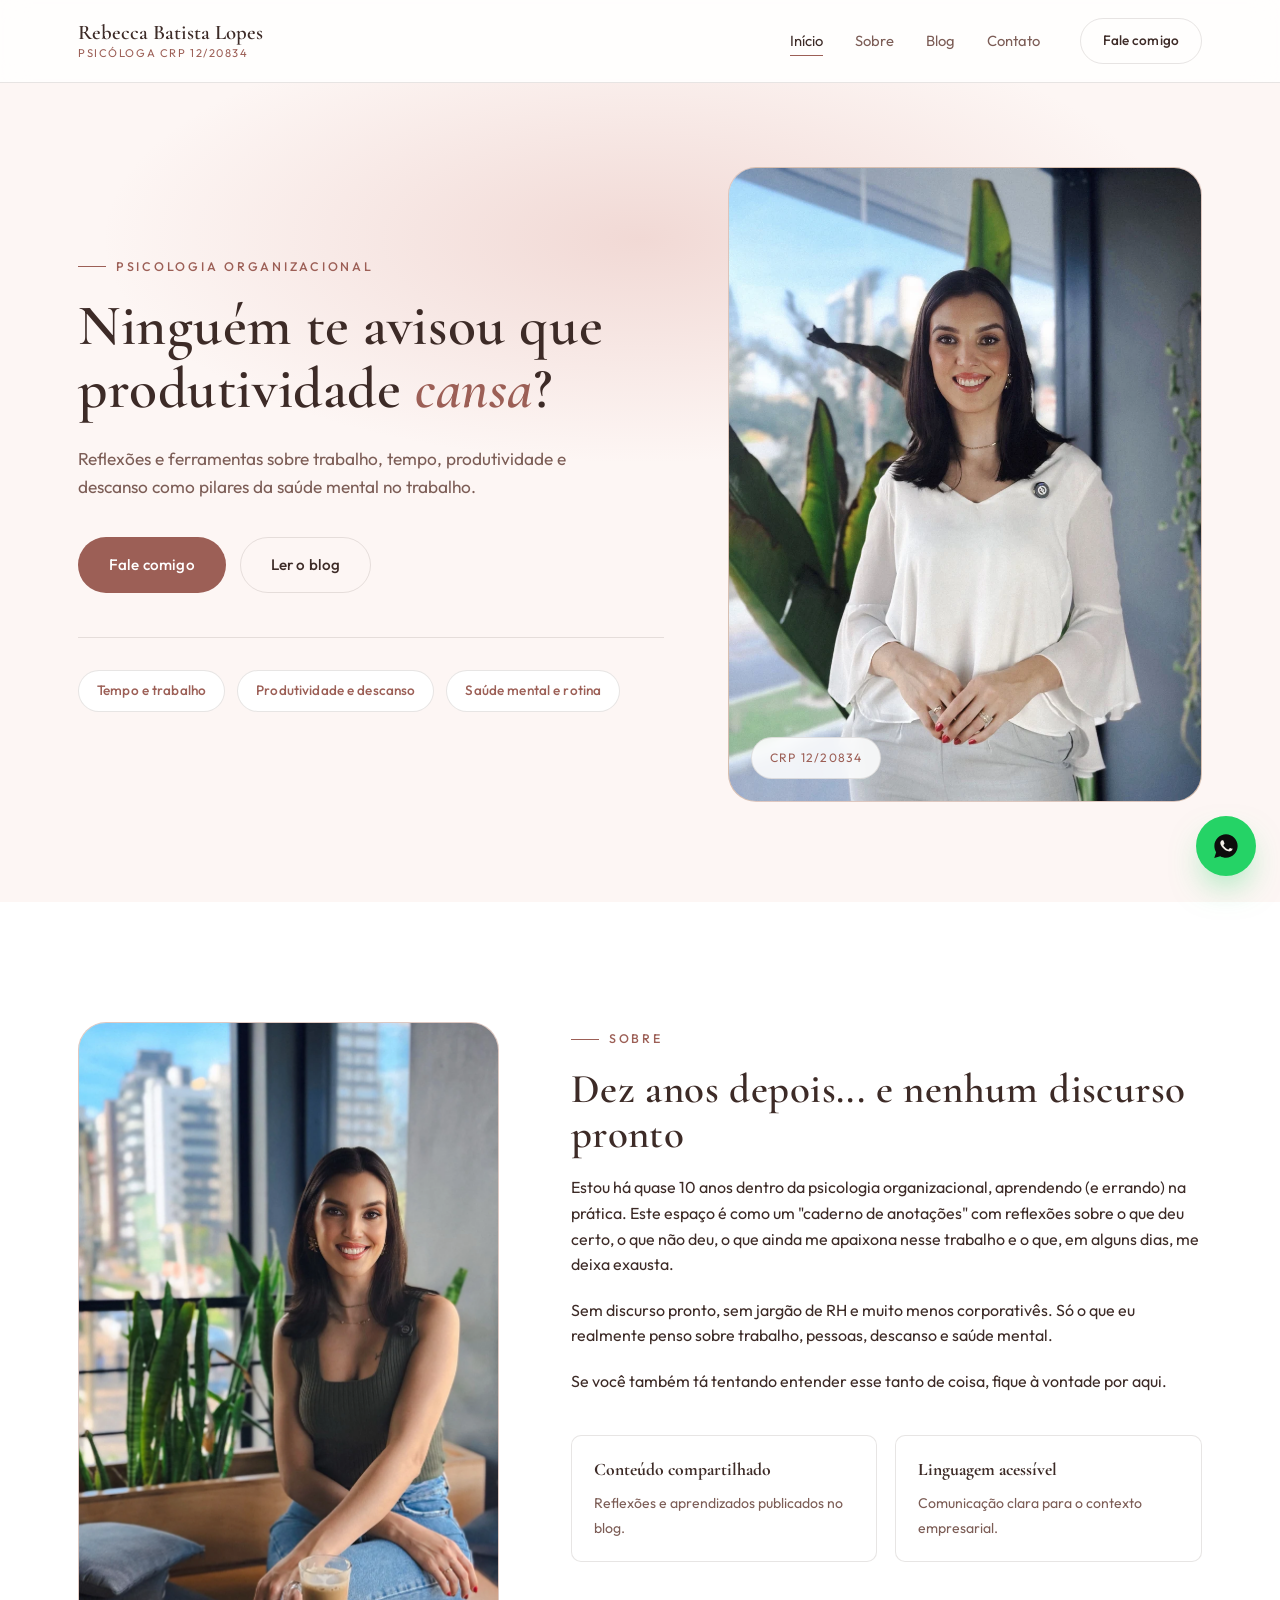
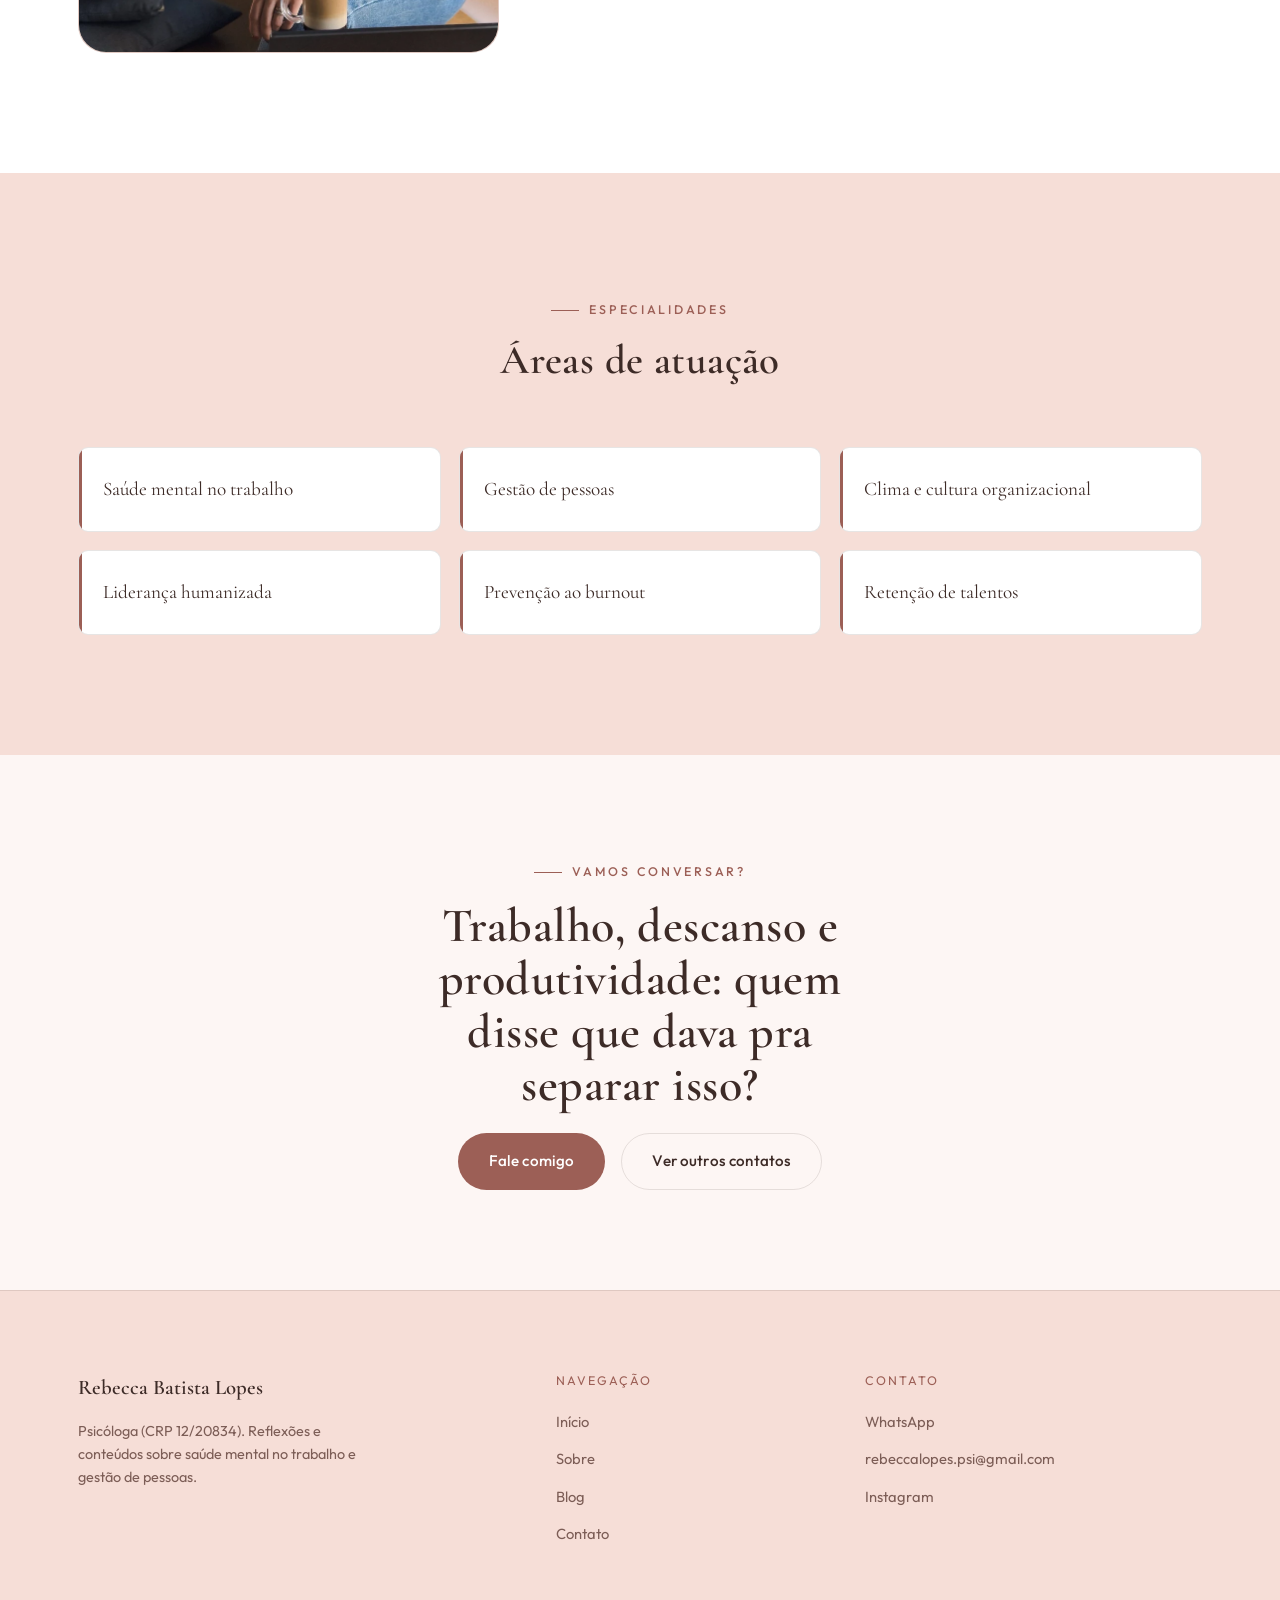
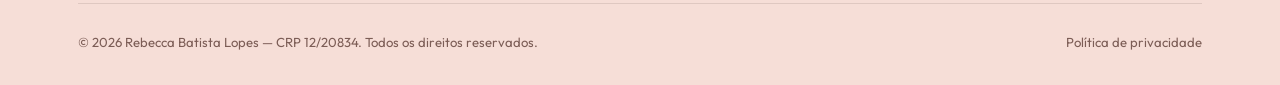
<file: index.html>
<!doctype html>
<html lang="pt-BR">
<head>
<meta charset="UTF-8" />
<meta name="viewport" content="width=device-width, initial-scale=1.0" />
<title>Rebecca Batista Lopes | Psicóloga</title>
<meta name="description" content="Rebecca Batista Lopes (CRP 12/20834) é psicóloga especializada em Psicologia Organizacional. Reflexões e conteúdos sobre saúde mental no trabalho e gestão de pessoas para profissionais de RH." />
<meta name="author" content="Rebecca Batista Lopes" />
<meta name="robots" content="index, follow" />
<link rel="canonical" href="https://rebeccalopes.com.br/" />

<!-- Open Graph -->
<meta property="og:type" content="website" />
<meta property="og:locale" content="pt_BR" />
<meta property="og:title" content="Rebecca Batista Lopes | Psicóloga" />
<meta property="og:description" content="Psicóloga (CRP 12/20834) compartilhando reflexões sobre saúde mental no trabalho e gestão de pessoas." />
<meta property="og:site_name" content="Rebecca Batista Lopes — Psicologia Organizacional" />

<link rel="icon" type="image/svg+xml" href="assets/favicon.svg" />
<link rel="preconnect" href="https://fonts.googleapis.com" />
<link rel="preconnect" href="https://fonts.gstatic.com" crossorigin />
<link href="https://fonts.googleapis.com/css2?family=Cormorant+Garamond:ital,wght@0,500;0,600;1,500&family=Outfit:wght@300;400;500;600&display=swap" rel="stylesheet" />
<link rel="stylesheet" href="css/style.css" />

<script type="application/ld+json">
{
  "@context": "https://schema.org",
  "@type": "Person",
  "name": "Rebecca Batista Lopes",
  "jobTitle": "Psicóloga",
  "description": "Psicóloga (CRP 12/20834) especializada em Psicologia Organizacional, com conteúdos sobre saúde mental no trabalho e gestão de pessoas.",
  "url": "https://rebeccalopes.com.br",
  "sameAs": ["https://www.instagram.com/psi.beccalopes/"]
}
</script>
</head>
<body>

<header class="header">
  <div class="container header__inner">
    <a href="/" class="brand">
      <span class="brand__name">Rebecca Batista Lopes</span>
      <span class="brand__crp">Psicóloga CRP 12/20834</span>
    </a>
    <nav class="nav">
      <ul class="nav__list">
        <li><a href="/" aria-current="page">Início</a></li>
        <li><a href="sobre">Sobre</a></li>
        <li><a href="blog">Blog</a></li>
        <li><a href="contato">Contato</a></li>
      </ul>
      <a class="btn btn--ghost btn--sm" href="https://api.whatsapp.com/send/?phone=5551981331722&text=Ol%C3%A1+Rebecca%2C+vim+pelo+site+e+gostaria+de+entrar+em+contato.&type=phone_number&app_absent=0" target="_blank" rel="noopener">Fale comigo</a>
      <button class="nav__toggle" aria-label="Abrir menu" aria-expanded="false"><span></span></button>
    </nav>
  </div>
</header>

<main>

  <!-- HERO -->
  <section class="hero">
    <div class="container hero__inner">
      <div class="hero__content">
        <div class="eyebrow">Psicologia Organizacional</div>
        <h1 class="hero__title">Ninguém te avisou que produtividade <em>cansa</em>?</h1>
        <p class="hero__sub">Reflexões e ferramentas sobre trabalho, tempo, produtividade e descanso como pilares da saúde mental no trabalho.</p>
        <div class="hero__actions">
          <a class="btn" href="https://api.whatsapp.com/send/?phone=5551981331722&text=Ol%C3%A1+Rebecca%2C+vim+pelo+site+e+gostaria+de+entrar+em+contato.&type=phone_number&app_absent=0" target="_blank" rel="noopener">Fale comigo</a>
          <a class="btn btn--ghost" href="blog">Ler o blog</a>
        </div>
        <div class="hero__meta">
          <div class="hero__meta-item">
            <strong>Tempo e trabalho</strong>
          </div>
          <div class="hero__meta-item">
            <strong>Produtividade e descanso</strong>
          </div>
          <div class="hero__meta-item">
            <strong>Saúde mental e rotina</strong>
          </div>
        </div>
      </div>
      <div class="hero__portrait">
        <img src="assets/rebecca-inicio.webp" alt="Rebecca Batista Lopes, psicóloga" width="896" height="1200" />
        <span class="hero__badge">CRP 12/20834</span>
      </div>
    </div>
  </section>

  <!-- SOBRE -->
  <section class="section section--paper" id="sobre">
    <div class="container about">
      <div class="about__photo" data-reveal>
        <img src="assets/rebecca-sobre.webp" alt="Rebecca Batista Lopes, psicóloga, em seu ambiente de trabalho" width="843" height="1264" />
      </div>
      <div data-reveal>
        <div class="eyebrow">Sobre</div>
        <h2 class="section__title">Dez anos depois... e nenhum discurso pronto</h2>
        <div class="about__body">
          <p>Estou há quase 10 anos dentro da psicologia organizacional, aprendendo (e errando) na prática. Este espaço é como um "caderno de anotações" com reflexões sobre o que deu certo, o que não deu, o que ainda me apaixona nesse trabalho e o que, em alguns dias, me deixa exausta.</p>
          <p>Sem discurso pronto, sem jargão de RH e muito menos corporativês. Só o que eu realmente penso sobre trabalho, pessoas, descanso e saúde mental.</p>
          <p>Se você também tá tentando entender esse tanto de coisa, fique à vontade por aqui.</p>
        </div>
        <div class="about__values">
          <div class="value-card">
            <strong>Conteúdo compartilhado</strong>
            <span>Reflexões e aprendizados publicados no blog.</span>
          </div>
          <div class="value-card">
            <strong>Linguagem acessível</strong>
            <span>Comunicação clara para o contexto empresarial.</span>
          </div>
        </div>
      </div>
    </div>
  </section>

  <!-- ESPECIALIDADES -->
  <section class="section section--soft">
    <div class="container">
      <div class="section__head section__head--center" data-reveal>
        <div class="eyebrow">Especialidades</div>
        <h2 class="section__title">Áreas de atuação</h2>
      </div>
      <div class="chip-grid">
        <div class="chip" data-reveal>Saúde mental no trabalho</div>
        <div class="chip" data-reveal>Gestão de pessoas</div>
        <div class="chip" data-reveal>Clima e cultura organizacional</div>
        <div class="chip" data-reveal>Liderança humanizada</div>
        <div class="chip" data-reveal>Prevenção ao burnout</div>
        <div class="chip" data-reveal>Retenção de talentos</div>
      </div>
    </div>
  </section>

  <!-- CTA FINAL -->
  <section class="section cta-final">
    <div class="container">
      <div class="eyebrow" style="justify-content:center;">Vamos conversar?</div>
      <h2 class="cta-final__title" style="margin-inline:auto;">Trabalho, descanso e produtividade: quem disse que dava pra separar isso?</h2>
      <div class="cta-final__actions">
        <a class="btn" href="https://api.whatsapp.com/send/?phone=5551981331722&text=Ol%C3%A1+Rebecca%2C+vim+pelo+site+e+gostaria+de+entrar+em+contato.&type=phone_number&app_absent=0" target="_blank" rel="noopener">Fale comigo</a>
        <a class="btn btn--ghost" href="contato">Ver outros contatos</a>
      </div>
    </div>
  </section>

</main>

<footer class="footer">
  <div class="container">
    <div class="footer__grid">
      <div class="footer__brand">
        <span class="brand__name">Rebecca Batista Lopes</span>
        <p>Psicóloga (CRP 12/20834). Reflexões e conteúdos sobre saúde mental no trabalho e gestão de pessoas.</p>
      </div>
      <div>
        <div class="footer__heading">Navegação</div>
        <ul class="footer__list">
          <li><a href="/">Início</a></li>
          <li><a href="sobre">Sobre</a></li>
          <li><a href="blog">Blog</a></li>
          <li><a href="contato">Contato</a></li>
        </ul>
      </div>
      <div>
        <div class="footer__heading">Contato</div>
        <ul class="footer__list">
          <li><a href="https://api.whatsapp.com/send/?phone=5551981331722&text=Ol%C3%A1+Rebecca%2C+vim+pelo+site+e+gostaria+de+entrar+em+contato.&type=phone_number&app_absent=0" target="_blank" rel="noopener">WhatsApp</a></li>
          <li><a href="mailto:rebeccalopes.psi@gmail.com">rebeccalopes.psi@gmail.com</a></li>
          <li><a href="https://www.instagram.com/psi.beccalopes/" target="_blank" rel="noopener">Instagram</a></li>
        </ul>
      </div>
    </div>
    <div class="footer__bottom">
      <span>&copy; <span data-year></span> Rebecca Batista Lopes — CRP 12/20834. Todos os direitos reservados.</span>
      <a href="privacidade">Política de privacidade</a>
    </div>
  </div>
</footer>

<a class="wa-float" href="https://api.whatsapp.com/send/?phone=5551981331722&text=Ol%C3%A1+Rebecca%2C+vim+pelo+site+e+gostaria+de+entrar+em+contato.&type=phone_number&app_absent=0" target="_blank" rel="noopener" aria-label="Conversar no WhatsApp">
  <svg width="28" height="28" viewBox="0 0 32 32" fill="none"><path d="M16 2.7C8.7 2.7 2.7 8.7 2.7 16c0 2.5.7 4.9 2 7l-2.1 6.6 6.8-2c2 1.1 4.2 1.7 6.6 1.7 7.3 0 13.3-6 13.3-13.3S23.3 2.7 16 2.7z" fill="#0d0d0c"/><path d="M16 2.7C8.7 2.7 2.7 8.7 2.7 16c0 2.5.7 4.9 2 7l-2.1 6.6 6.8-2c2 1.1 4.2 1.7 6.6 1.7 7.3 0 13.3-6 13.3-13.3S23.3 2.7 16 2.7z" stroke="#0d0d0c" stroke-opacity="0" fill="none"/><path d="M23.4 19.5c-.4-.2-2.2-1.1-2.5-1.2-.3-.1-.6-.2-.8.2-.2.4-.9 1.2-1.1 1.4-.2.2-.4.3-.8.1-.4-.2-1.6-.6-3-1.9-1.1-1-1.9-2.2-2.1-2.6-.2-.4 0-.6.2-.8.2-.2.4-.4.5-.6.2-.2.2-.4.4-.6.1-.2 0-.5 0-.7-.1-.2-.8-2-1.1-2.7-.3-.7-.6-.6-.8-.6h-.7c-.2 0-.6.1-.9.4-.3.4-1.2 1.2-1.2 2.8s1.2 3.3 1.4 3.5c.2.2 2.4 3.7 5.9 5.1.8.3 1.4.5 1.9.7.8.2 1.5.2 2.1.1.6-.1 2.2-.9 2.4-1.7.3-.8.3-1.5.2-1.7-.1-.1-.3-.2-.6-.4z" fill="#f3efe7"/></svg>
</a>

<script src="js/main.js"></script>
</body>
</html>
</file>
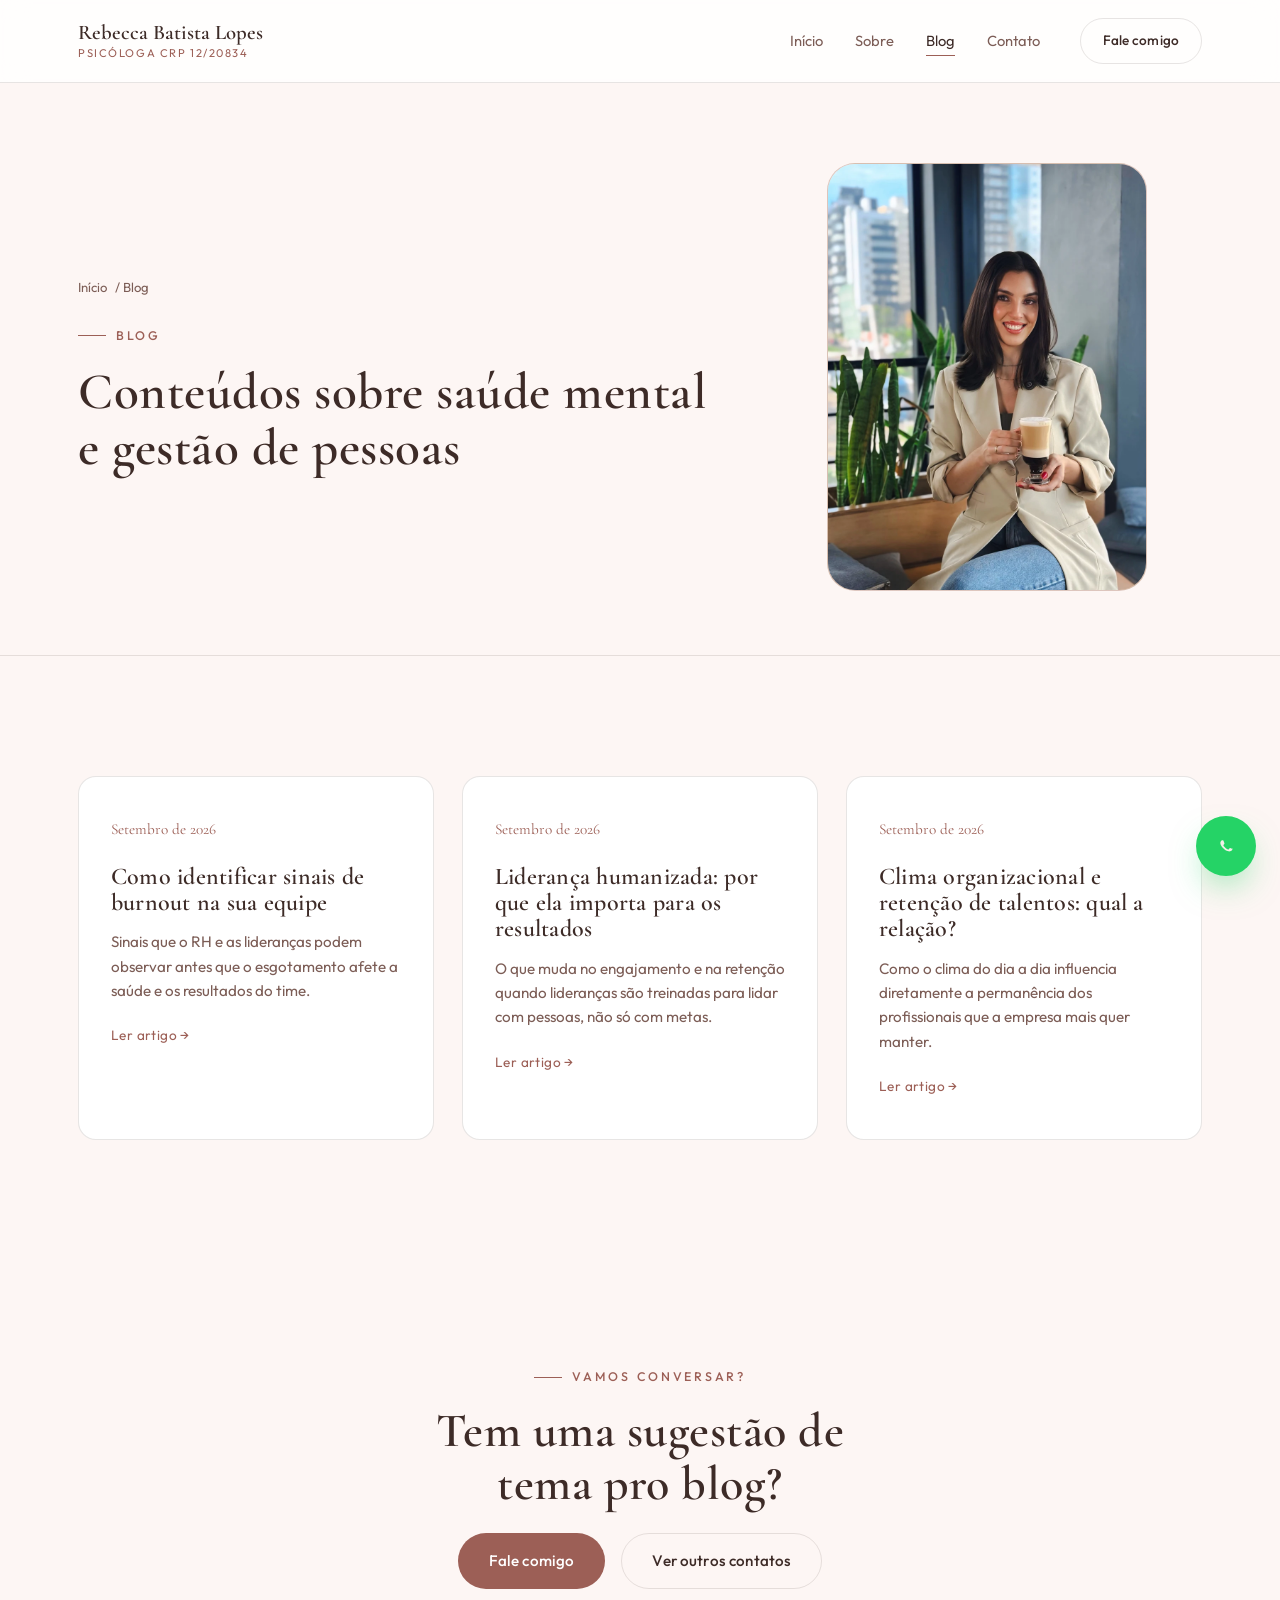
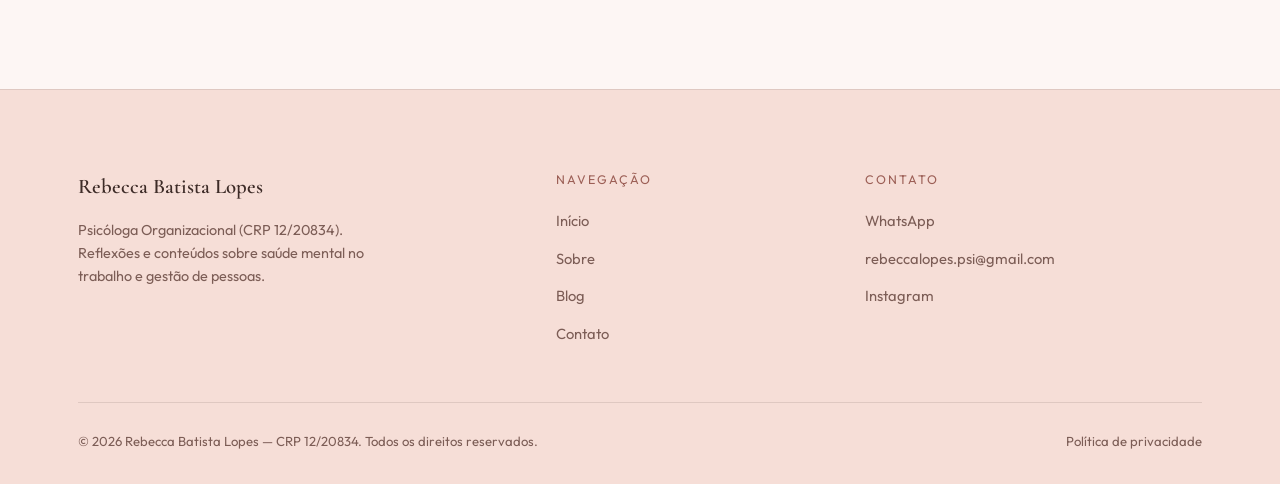
<file: blog.html>
<!doctype html>
<html lang="pt-BR">
<head>
<meta charset="UTF-8" />
<meta name="viewport" content="width=device-width, initial-scale=1.0" />
<title>Blog | Rebecca Batista Lopes — Psicóloga Organizacional</title>
<meta name="description" content="Artigos sobre saúde mental no trabalho, gestão de pessoas e cultura organizacional, escritos por Rebecca Batista Lopes (CRP 12/20834), psicóloga organizacional." />
<meta name="author" content="Rebecca Batista Lopes" />
<meta name="robots" content="index, follow" />
<link rel="canonical" href="https://rebeccalopes.com.br/blog" />

<meta property="og:type" content="website" />
<meta property="og:locale" content="pt_BR" />
<meta property="og:title" content="Blog | Rebecca Batista Lopes — Psicóloga Organizacional" />
<meta property="og:description" content="Artigos sobre saúde mental no trabalho, gestão de pessoas e cultura organizacional." />
<meta property="og:site_name" content="Rebecca Batista Lopes — Psicologia Organizacional" />

<link rel="icon" type="image/svg+xml" href="assets/favicon.svg" />
<link rel="preconnect" href="https://fonts.googleapis.com" />
<link rel="preconnect" href="https://fonts.gstatic.com" crossorigin />
<link href="https://fonts.googleapis.com/css2?family=Cormorant+Garamond:ital,wght@0,500;0,600;1,500&family=Outfit:wght@300;400;500;600&display=swap" rel="stylesheet" />
<link rel="stylesheet" href="css/style.css" />
</head>
<body>

<header class="header">
  <div class="container header__inner">
    <a href="/" class="brand">
      <span class="brand__name">Rebecca Batista Lopes</span>
      <span class="brand__crp">Psicóloga CRP 12/20834</span>
    </a>
    <nav class="nav">
      <ul class="nav__list">
        <li><a href="/">Início</a></li>
        <li><a href="sobre">Sobre</a></li>
        <li><a href="blog" aria-current="page">Blog</a></li>
        <li><a href="contato">Contato</a></li>
      </ul>
      <a class="btn btn--ghost btn--sm" href="https://api.whatsapp.com/send/?phone=5551981331722&text=Ol%C3%A1+Rebecca%2C+vim+pelo+site+e+gostaria+de+entrar+em+contato.&type=phone_number&app_absent=0" target="_blank" rel="noopener">Fale comigo</a>
      <button class="nav__toggle" aria-label="Abrir menu" aria-expanded="false"><span></span></button>
    </nav>
  </div>
</header>

<main>

  <section class="page-hero">
    <div class="container page-hero__inner">
      <div>
        <div class="breadcrumb"><a href="/">Início</a> / Blog</div>
        <div class="eyebrow">Blog</div>
        <h1 class="page-hero__title">Conteúdos sobre saúde mental e gestão de pessoas</h1>
      </div>
      <div class="hero__portrait">
        <img src="assets/rebecca-blog.webp" alt="Rebecca Batista Lopes, psicóloga organizacional" width="896" height="1200" />
      </div>
    </div>
  </section>

  <section class="section">
    <div class="container">
      <div class="grid grid--3">
        <article class="card" data-reveal>
          <span class="card__index">Setembro de 2026</span>
          <h2 class="card__title">Como identificar sinais de burnout na sua equipe</h2>
          <p class="card__text">Sinais que o RH e as lideranças podem observar antes que o esgotamento afete a saúde e os resultados do time.</p>
          <a class="card__link" href="sinais-de-burnout-na-equipe">Ler artigo →</a>
        </article>
        <article class="card" data-reveal>
          <span class="card__index">Setembro de 2026</span>
          <h2 class="card__title">Liderança humanizada: por que ela importa para os resultados</h2>
          <p class="card__text">O que muda no engajamento e na retenção quando lideranças são treinadas para lidar com pessoas, não só com metas.</p>
          <a class="card__link" href="lideranca-humanizada-e-resultados">Ler artigo →</a>
        </article>
        <article class="card" data-reveal>
          <span class="card__index">Setembro de 2026</span>
          <h2 class="card__title">Clima organizacional e retenção de talentos: qual a relação?</h2>
          <p class="card__text">Como o clima do dia a dia influencia diretamente a permanência dos profissionais que a empresa mais quer manter.</p>
          <a class="card__link" href="clima-organizacional-e-retencao-de-talentos">Ler artigo →</a>
        </article>
      </div>
    </div>
  </section>

  <section class="section cta-final">
    <div class="container">
      <div class="eyebrow" style="justify-content:center;">Vamos conversar?</div>
      <h2 class="cta-final__title" style="margin-inline:auto;">Tem uma sugestão de tema pro blog?</h2>
      <div class="cta-final__actions">
        <a class="btn" href="https://api.whatsapp.com/send/?phone=5551981331722&text=Ol%C3%A1+Rebecca%2C+vim+pelo+site+e+gostaria+de+entrar+em+contato.&type=phone_number&app_absent=0" target="_blank" rel="noopener">Fale comigo</a>
        <a class="btn btn--ghost" href="contato">Ver outros contatos</a>
      </div>
    </div>
  </section>

</main>

<footer class="footer">
  <div class="container">
    <div class="footer__grid">
      <div class="footer__brand">
        <span class="brand__name">Rebecca Batista Lopes</span>
        <p>Psicóloga Organizacional (CRP 12/20834). Reflexões e conteúdos sobre saúde mental no trabalho e gestão de pessoas.</p>
      </div>
      <div>
        <div class="footer__heading">Navegação</div>
        <ul class="footer__list">
          <li><a href="/">Início</a></li>
          <li><a href="sobre">Sobre</a></li>
          <li><a href="blog">Blog</a></li>
          <li><a href="contato">Contato</a></li>
        </ul>
      </div>
      <div>
        <div class="footer__heading">Contato</div>
        <ul class="footer__list">
          <li><a href="https://api.whatsapp.com/send/?phone=5551981331722&text=Ol%C3%A1+Rebecca%2C+vim+pelo+site+e+gostaria+de+entrar+em+contato.&type=phone_number&app_absent=0" target="_blank" rel="noopener">WhatsApp</a></li>
          <li><a href="mailto:rebeccalopes.psi@gmail.com">rebeccalopes.psi@gmail.com</a></li>
          <li><a href="https://www.instagram.com/psi.beccalopes/" target="_blank" rel="noopener">Instagram</a></li>
        </ul>
      </div>
    </div>
    <div class="footer__bottom">
      <span>&copy; <span data-year></span> Rebecca Batista Lopes — CRP 12/20834. Todos os direitos reservados.</span>
      <a href="privacidade">Política de privacidade</a>
    </div>
  </div>
</footer>

<a class="wa-float" href="https://api.whatsapp.com/send/?phone=5551981331722&text=Ol%C3%A1+Rebecca%2C+vim+pelo+site+e+gostaria+de+entrar+em+contato.&type=phone_number&app_absent=0" target="_blank" rel="noopener" aria-label="Conversar no WhatsApp">
  <svg width="28" height="28" viewBox="0 0 32 32" fill="none"><path d="M23.4 19.5c-.4-.2-2.2-1.1-2.5-1.2-.3-.1-.6-.2-.8.2-.2.4-.9 1.2-1.1 1.4-.2.2-.4.3-.8.1-.4-.2-1.6-.6-3-1.9-1.1-1-1.9-2.2-2.1-2.6-.2-.4 0-.6.2-.8.2-.2.4-.4.5-.6.2-.2.2-.4.4-.6.1-.2 0-.5 0-.7-.1-.2-.8-2-1.1-2.7-.3-.7-.6-.6-.8-.6h-.7c-.2 0-.6.1-.9.4-.3.4-1.2 1.2-1.2 2.8s1.2 3.3 1.4 3.5c.2.2 2.4 3.7 5.9 5.1.8.3 1.4.5 1.9.7.8.2 1.5.2 2.1.1.6-.1 2.2-.9 2.4-1.7.3-.8.3-1.5.2-1.7-.1-.1-.3-.2-.6-.4z" fill="#f3efe7"/></svg>
</a>

<script src="js/main.js"></script>
</body>
</html>
</file>
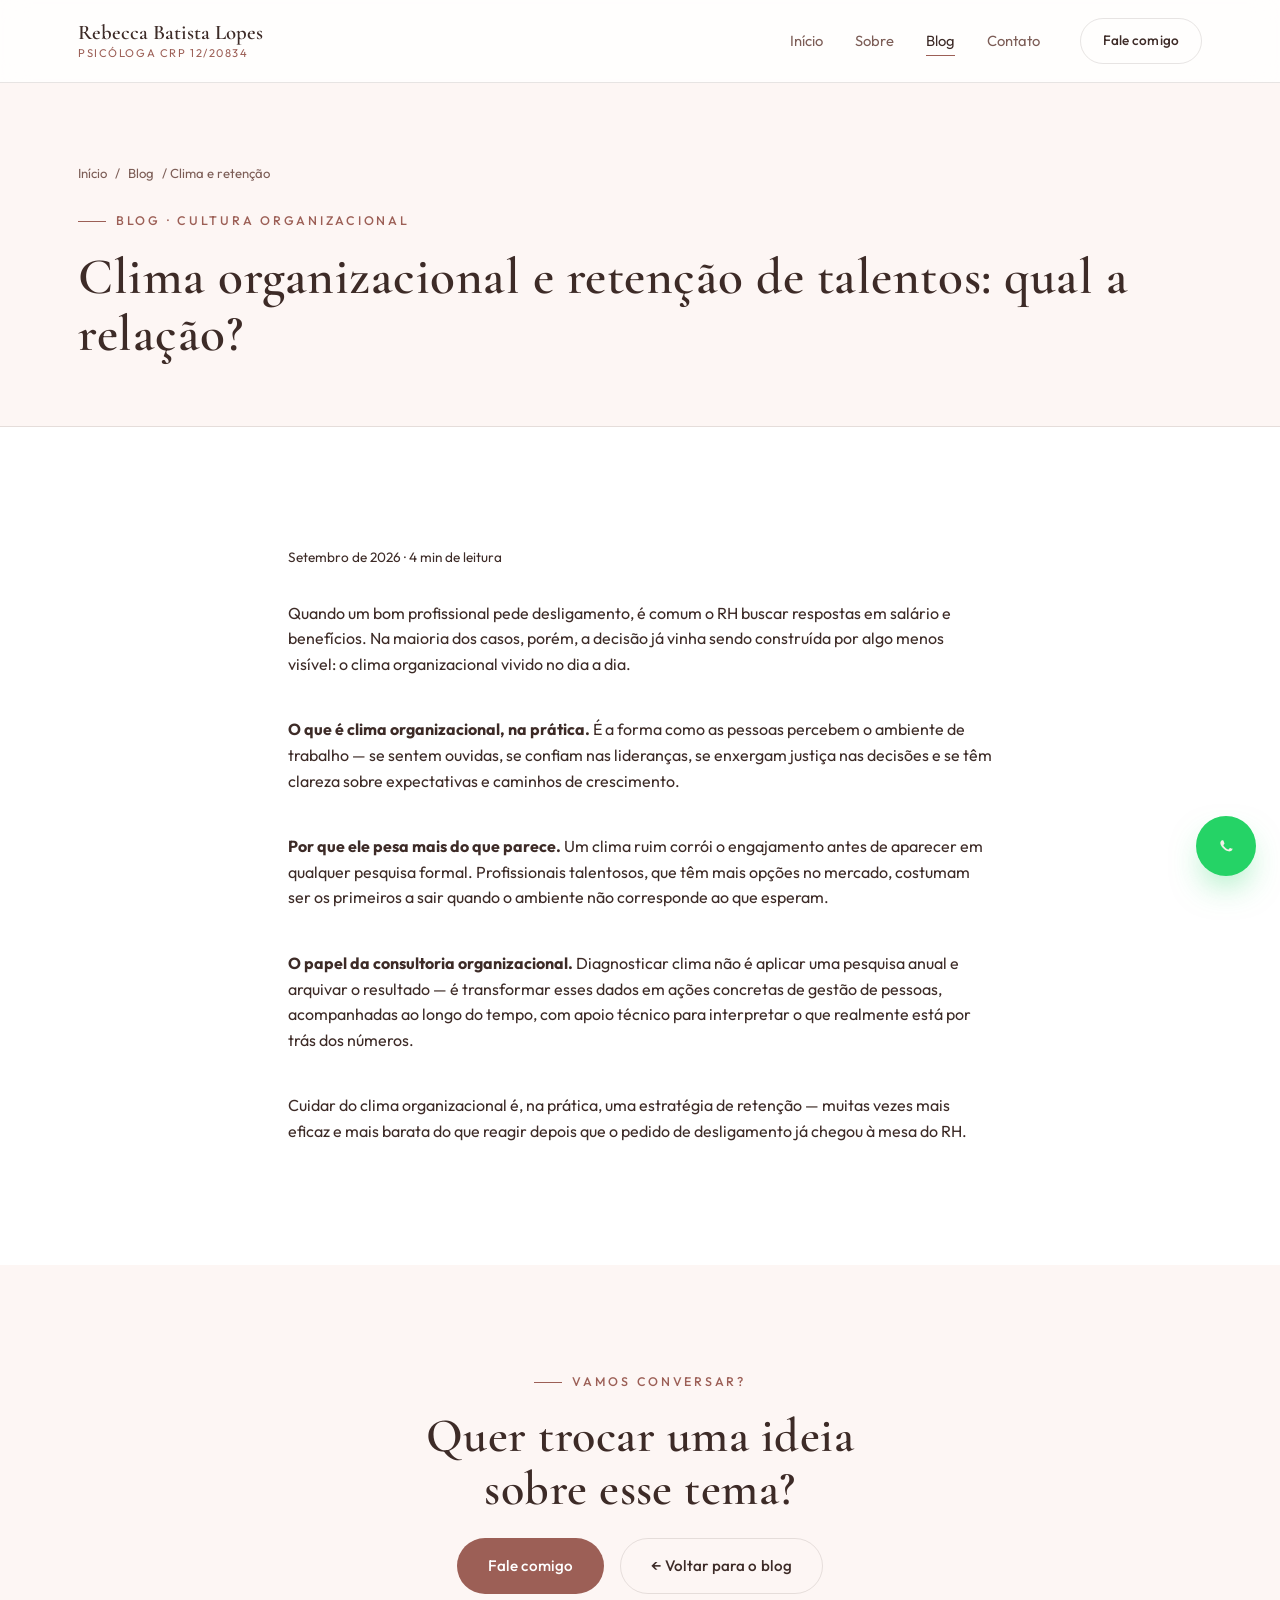
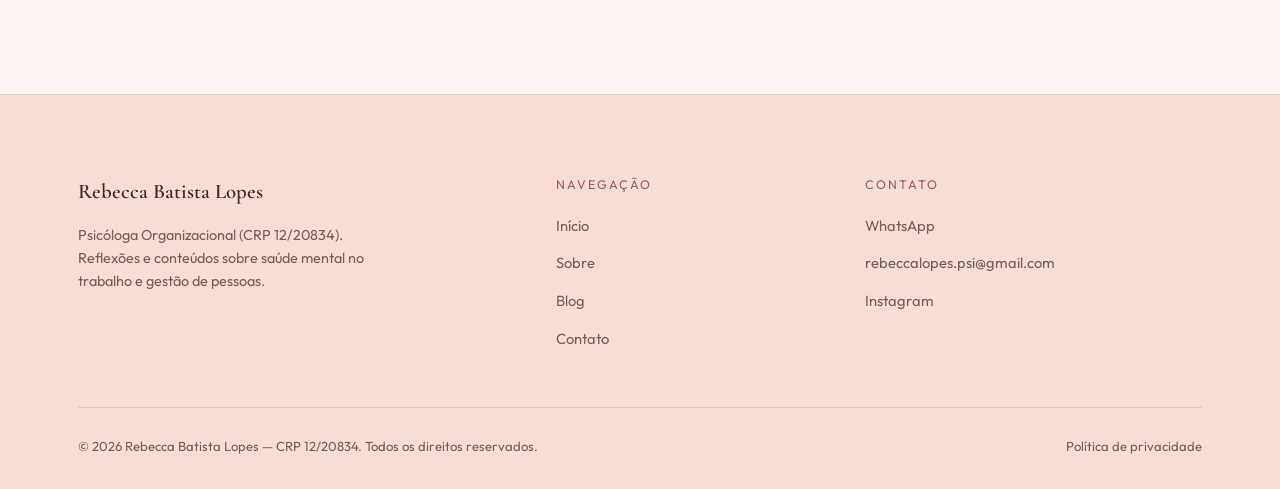
<file: clima-organizacional-e-retencao-de-talentos.html>
<!doctype html>
<html lang="pt-BR">
<head>
<meta charset="UTF-8" />
<meta name="viewport" content="width=device-width, initial-scale=1.0" />
<title>Clima organizacional e retenção de talentos | Blog Rebecca Batista Lopes</title>
<meta name="description" content="Como o clima do dia a dia influencia diretamente a permanência dos profissionais que a empresa mais quer manter." />
<meta name="author" content="Rebecca Batista Lopes" />
<meta name="robots" content="index, follow" />
<link rel="canonical" href="https://rebeccalopes.com.br/clima-organizacional-e-retencao-de-talentos" />

<meta property="og:type" content="article" />
<meta property="og:locale" content="pt_BR" />
<meta property="og:title" content="Clima organizacional e retenção de talentos: qual a relação?" />
<meta property="og:description" content="Como o clima do dia a dia influencia diretamente a permanência dos profissionais que a empresa mais quer manter." />
<meta property="og:site_name" content="Rebecca Batista Lopes — Psicologia Organizacional" />

<link rel="icon" type="image/svg+xml" href="assets/favicon.svg" />
<link rel="preconnect" href="https://fonts.googleapis.com" />
<link rel="preconnect" href="https://fonts.gstatic.com" crossorigin />
<link href="https://fonts.googleapis.com/css2?family=Cormorant+Garamond:ital,wght@0,500;0,600;1,500&family=Outfit:wght@300;400;500;600&display=swap" rel="stylesheet" />
<link rel="stylesheet" href="css/style.css" />
</head>
<body>

<header class="header">
  <div class="container header__inner">
    <a href="/" class="brand">
      <span class="brand__name">Rebecca Batista Lopes</span>
      <span class="brand__crp">Psicóloga CRP 12/20834</span>
    </a>
    <nav class="nav">
      <ul class="nav__list">
        <li><a href="/">Início</a></li>
        <li><a href="sobre">Sobre</a></li>
        <li><a href="blog" aria-current="page">Blog</a></li>
        <li><a href="contato">Contato</a></li>
      </ul>
      <a class="btn btn--ghost btn--sm" href="https://api.whatsapp.com/send/?phone=5551981331722&text=Ol%C3%A1+Rebecca%2C+vim+pelo+site+e+gostaria+de+entrar+em+contato.&type=phone_number&app_absent=0" target="_blank" rel="noopener">Fale comigo</a>
      <button class="nav__toggle" aria-label="Abrir menu" aria-expanded="false"><span></span></button>
    </nav>
  </div>
</header>

<main>

  <section class="page-hero">
    <div class="container">
      <div class="breadcrumb"><a href="/">Início</a> / <a href="blog">Blog</a> / Clima e retenção</div>
      <div class="eyebrow">Blog · Cultura organizacional</div>
      <h1 class="page-hero__title">Clima organizacional e retenção de talentos: qual a relação?</h1>
    </div>
  </section>

  <section class="section section--paper">
    <div class="container" style="max-width: 760px;">
      <p style="color:var(--color-muted); font-size:0.85rem; margin-bottom:32px;">Setembro de 2026 · 4 min de leitura</p>
      <div class="about__body" style="display:flex; flex-direction:column; gap:20px;">
        <p>Quando um bom profissional pede desligamento, é comum o RH buscar respostas em salário e benefícios. Na maioria dos casos, porém, a decisão já vinha sendo construída por algo menos visível: o clima organizacional vivido no dia a dia.</p>
        <p><strong>O que é clima organizacional, na prática.</strong> É a forma como as pessoas percebem o ambiente de trabalho — se sentem ouvidas, se confiam nas lideranças, se enxergam justiça nas decisões e se têm clareza sobre expectativas e caminhos de crescimento.</p>
        <p><strong>Por que ele pesa mais do que parece.</strong> Um clima ruim corrói o engajamento antes de aparecer em qualquer pesquisa formal. Profissionais talentosos, que têm mais opções no mercado, costumam ser os primeiros a sair quando o ambiente não corresponde ao que esperam.</p>
        <p><strong>O papel da consultoria organizacional.</strong> Diagnosticar clima não é aplicar uma pesquisa anual e arquivar o resultado — é transformar esses dados em ações concretas de gestão de pessoas, acompanhadas ao longo do tempo, com apoio técnico para interpretar o que realmente está por trás dos números.</p>
        <p>Cuidar do clima organizacional é, na prática, uma estratégia de retenção — muitas vezes mais eficaz e mais barata do que reagir depois que o pedido de desligamento já chegou à mesa do RH.</p>
      </div>
    </div>
  </section>

  <section class="section cta-final">
    <div class="container">
      <div class="eyebrow" style="justify-content:center;">Vamos conversar?</div>
      <h2 class="cta-final__title" style="margin-inline:auto;">Quer trocar uma ideia sobre esse tema?</h2>
      <div class="cta-final__actions">
        <a class="btn" href="https://api.whatsapp.com/send/?phone=5551981331722&text=Ol%C3%A1+Rebecca%2C+vim+pelo+site+e+gostaria+de+entrar+em+contato.&type=phone_number&app_absent=0" target="_blank" rel="noopener">Fale comigo</a>
        <a class="btn btn--ghost" href="blog">← Voltar para o blog</a>
      </div>
    </div>
  </section>

</main>

<footer class="footer">
  <div class="container">
    <div class="footer__grid">
      <div class="footer__brand">
        <span class="brand__name">Rebecca Batista Lopes</span>
        <p>Psicóloga Organizacional (CRP 12/20834). Reflexões e conteúdos sobre saúde mental no trabalho e gestão de pessoas.</p>
      </div>
      <div>
        <div class="footer__heading">Navegação</div>
        <ul class="footer__list">
          <li><a href="/">Início</a></li>
          <li><a href="sobre">Sobre</a></li>
          <li><a href="blog">Blog</a></li>
          <li><a href="contato">Contato</a></li>
        </ul>
      </div>
      <div>
        <div class="footer__heading">Contato</div>
        <ul class="footer__list">
          <li><a href="https://api.whatsapp.com/send/?phone=5551981331722&text=Ol%C3%A1+Rebecca%2C+vim+pelo+site+e+gostaria+de+entrar+em+contato.&type=phone_number&app_absent=0" target="_blank" rel="noopener">WhatsApp</a></li>
          <li><a href="mailto:rebeccalopes.psi@gmail.com">rebeccalopes.psi@gmail.com</a></li>
          <li><a href="https://www.instagram.com/psi.beccalopes/" target="_blank" rel="noopener">Instagram</a></li>
        </ul>
      </div>
    </div>
    <div class="footer__bottom">
      <span>&copy; <span data-year></span> Rebecca Batista Lopes — CRP 12/20834. Todos os direitos reservados.</span>
      <a href="privacidade">Política de privacidade</a>
    </div>
  </div>
</footer>

<a class="wa-float" href="https://api.whatsapp.com/send/?phone=5551981331722&text=Ol%C3%A1+Rebecca%2C+vim+pelo+site+e+gostaria+de+entrar+em+contato.&type=phone_number&app_absent=0" target="_blank" rel="noopener" aria-label="Conversar no WhatsApp">
  <svg width="28" height="28" viewBox="0 0 32 32" fill="none"><path d="M23.4 19.5c-.4-.2-2.2-1.1-2.5-1.2-.3-.1-.6-.2-.8.2-.2.4-.9 1.2-1.1 1.4-.2.2-.4.3-.8.1-.4-.2-1.6-.6-3-1.9-1.1-1-1.9-2.2-2.1-2.6-.2-.4 0-.6.2-.8.2-.2.4-.4.5-.6.2-.2.2-.4.4-.6.1-.2 0-.5 0-.7-.1-.2-.8-2-1.1-2.7-.3-.7-.6-.6-.8-.6h-.7c-.2 0-.6.1-.9.4-.3.4-1.2 1.2-1.2 2.8s1.2 3.3 1.4 3.5c.2.2 2.4 3.7 5.9 5.1.8.3 1.4.5 1.9.7.8.2 1.5.2 2.1.1.6-.1 2.2-.9 2.4-1.7.3-.8.3-1.5.2-1.7-.1-.1-.3-.2-.6-.4z" fill="#f3efe7"/></svg>
</a>

<script src="js/main.js"></script>
</body>
</html>
</file>
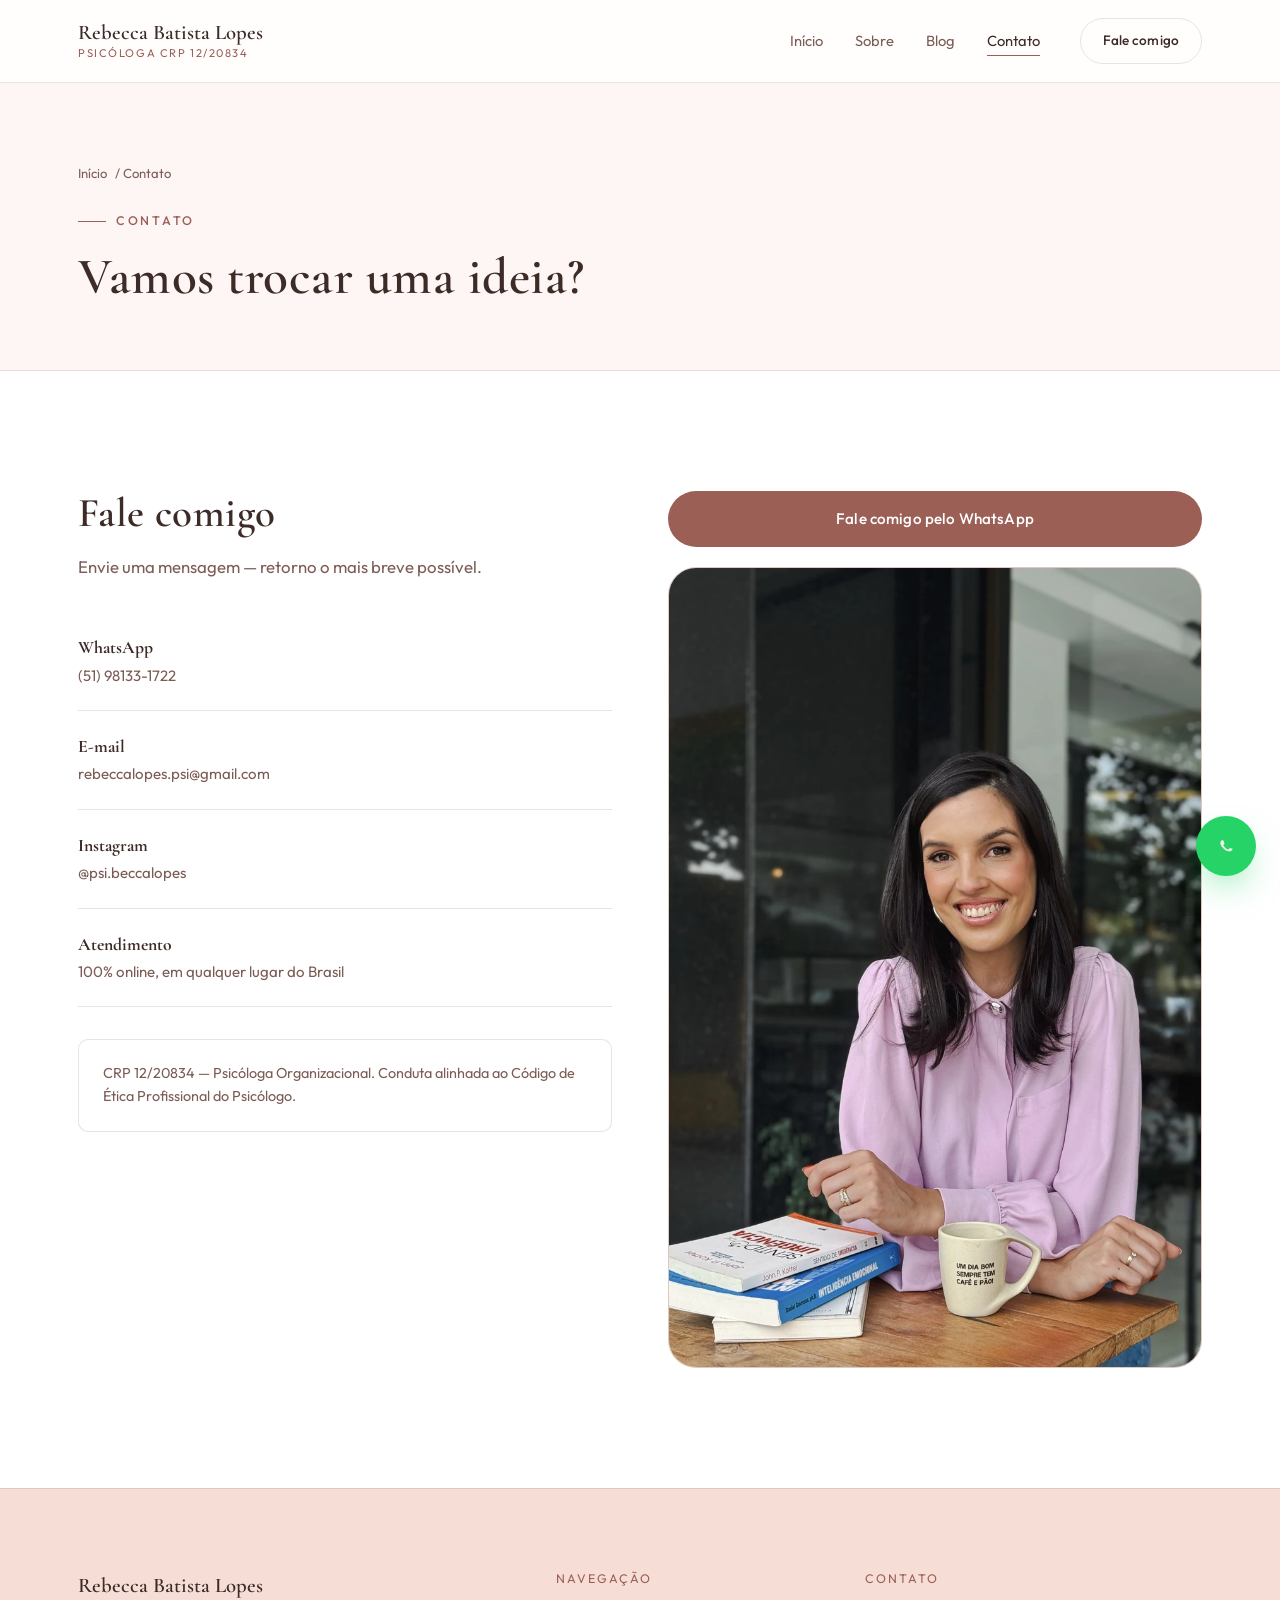
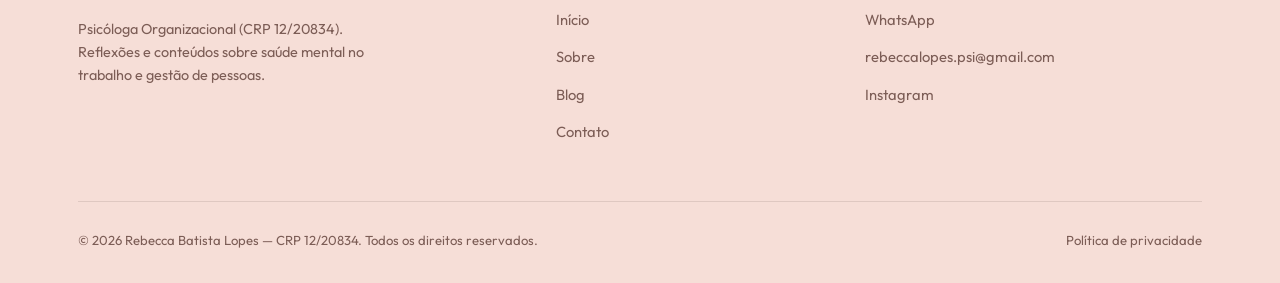
<file: contato.html>
<!doctype html>
<html lang="pt-BR">
<head>
<meta charset="UTF-8" />
<meta name="viewport" content="width=device-width, initial-scale=1.0" />
<title>Contato | Rebecca Batista Lopes — Psicóloga Organizacional</title>
<meta name="description" content="Fale com Rebecca Batista Lopes (CRP 12/20834), psicóloga organizacional. WhatsApp, e-mail e Instagram para contato." />
<meta name="author" content="Rebecca Batista Lopes" />
<meta name="robots" content="index, follow" />
<link rel="canonical" href="https://rebeccalopes.com.br/contato" />

<meta property="og:type" content="website" />
<meta property="og:locale" content="pt_BR" />
<meta property="og:title" content="Contato | Rebecca Batista Lopes — Psicóloga Organizacional" />
<meta property="og:description" content="Fale com Rebecca Batista Lopes, psicóloga organizacional (CRP 12/20834)." />
<meta property="og:site_name" content="Rebecca Batista Lopes — Psicologia Organizacional" />

<link rel="icon" type="image/svg+xml" href="assets/favicon.svg" />
<link rel="preconnect" href="https://fonts.googleapis.com" />
<link rel="preconnect" href="https://fonts.gstatic.com" crossorigin />
<link href="https://fonts.googleapis.com/css2?family=Cormorant+Garamond:ital,wght@0,500;0,600;1,500&family=Outfit:wght@300;400;500;600&display=swap" rel="stylesheet" />
<link rel="stylesheet" href="css/style.css" />
</head>
<body>

<header class="header">
  <div class="container header__inner">
    <a href="/" class="brand">
      <span class="brand__name">Rebecca Batista Lopes</span>
      <span class="brand__crp">Psicóloga CRP 12/20834</span>
    </a>
    <nav class="nav">
      <ul class="nav__list">
        <li><a href="/">Início</a></li>
        <li><a href="sobre">Sobre</a></li>
        <li><a href="blog">Blog</a></li>
        <li><a href="contato" aria-current="page">Contato</a></li>
      </ul>
      <a class="btn btn--ghost btn--sm" href="https://api.whatsapp.com/send/?phone=5551981331722&text=Ol%C3%A1+Rebecca%2C+vim+pelo+site+e+gostaria+de+entrar+em+contato.&type=phone_number&app_absent=0" target="_blank" rel="noopener">Fale comigo</a>
      <button class="nav__toggle" aria-label="Abrir menu" aria-expanded="false"><span></span></button>
    </nav>
  </div>
</header>

<main>

  <section class="page-hero">
    <div class="container">
      <div class="breadcrumb"><a href="/">Início</a> / Contato</div>
      <div class="eyebrow">Contato</div>
      <h1 class="page-hero__title">Vamos trocar uma ideia?</h1>
    </div>
  </section>

  <section class="section section--paper">
    <div class="container contact-grid">
      <div data-reveal>
        <h2 class="section__title">Fale comigo</h2>
        <p class="section__lead" style="margin-bottom:32px;">Envie uma mensagem — retorno o mais breve possível.</p>
        <ul class="contact-list">
          <li>
            <div>
              <strong>WhatsApp</strong>
              <a href="https://api.whatsapp.com/send/?phone=5551981331722&text=Ol%C3%A1+Rebecca%2C+vim+pelo+site+e+gostaria+de+entrar+em+contato.&type=phone_number&app_absent=0" target="_blank" rel="noopener">(51) 98133-1722</a>
            </div>
          </li>
          <li>
            <div>
              <strong>E-mail</strong>
              <a href="mailto:rebeccalopes.psi@gmail.com">rebeccalopes.psi@gmail.com</a>
            </div>
          </li>
          <li>
            <div>
              <strong>Instagram</strong>
              <a href="https://www.instagram.com/psi.beccalopes/" target="_blank" rel="noopener">@psi.beccalopes</a>
            </div>
          </li>
          <li>
            <div>
              <strong>Atendimento</strong>
              <span>100% online, em qualquer lugar do Brasil</span>
            </div>
          </li>
        </ul>
        <div class="contact-note">CRP 12/20834 — Psicóloga Organizacional. Conduta alinhada ao Código de Ética Profissional do Psicólogo.</div>
      </div>

      <div data-reveal>
        <a class="btn btn--block" style="margin-bottom:20px;" href="https://api.whatsapp.com/send/?phone=5551981331722&text=Ol%C3%A1+Rebecca%2C+vim+pelo+site+e+gostaria+de+entrar+em+contato.&type=phone_number&app_absent=0" target="_blank" rel="noopener">Fale comigo pelo WhatsApp</a>
        <div class="about__photo">
          <img src="assets/rebecca-contato.webp" alt="Rebecca Batista Lopes, psicóloga organizacional, em seu ambiente de trabalho" width="843" height="1264" />
        </div>
      </div>
    </div>
  </section>

</main>

<footer class="footer">
  <div class="container">
    <div class="footer__grid">
      <div class="footer__brand">
        <span class="brand__name">Rebecca Batista Lopes</span>
        <p>Psicóloga Organizacional (CRP 12/20834). Reflexões e conteúdos sobre saúde mental no trabalho e gestão de pessoas.</p>
      </div>
      <div>
        <div class="footer__heading">Navegação</div>
        <ul class="footer__list">
          <li><a href="/">Início</a></li>
          <li><a href="sobre">Sobre</a></li>
          <li><a href="blog">Blog</a></li>
          <li><a href="contato">Contato</a></li>
        </ul>
      </div>
      <div>
        <div class="footer__heading">Contato</div>
        <ul class="footer__list">
          <li><a href="https://api.whatsapp.com/send/?phone=5551981331722&text=Ol%C3%A1+Rebecca%2C+vim+pelo+site+e+gostaria+de+entrar+em+contato.&type=phone_number&app_absent=0" target="_blank" rel="noopener">WhatsApp</a></li>
          <li><a href="mailto:rebeccalopes.psi@gmail.com">rebeccalopes.psi@gmail.com</a></li>
          <li><a href="https://www.instagram.com/psi.beccalopes/" target="_blank" rel="noopener">Instagram</a></li>
        </ul>
      </div>
    </div>
    <div class="footer__bottom">
      <span>&copy; <span data-year></span> Rebecca Batista Lopes — CRP 12/20834. Todos os direitos reservados.</span>
      <a href="privacidade">Política de privacidade</a>
    </div>
  </div>
</footer>

<a class="wa-float" href="https://api.whatsapp.com/send/?phone=5551981331722&text=Ol%C3%A1+Rebecca%2C+vim+pelo+site+e+gostaria+de+entrar+em+contato.&type=phone_number&app_absent=0" target="_blank" rel="noopener" aria-label="Conversar no WhatsApp">
  <svg width="28" height="28" viewBox="0 0 32 32" fill="none"><path d="M23.4 19.5c-.4-.2-2.2-1.1-2.5-1.2-.3-.1-.6-.2-.8.2-.2.4-.9 1.2-1.1 1.4-.2.2-.4.3-.8.1-.4-.2-1.6-.6-3-1.9-1.1-1-1.9-2.2-2.1-2.6-.2-.4 0-.6.2-.8.2-.2.4-.4.5-.6.2-.2.2-.4.4-.6.1-.2 0-.5 0-.7-.1-.2-.8-2-1.1-2.7-.3-.7-.6-.6-.8-.6h-.7c-.2 0-.6.1-.9.4-.3.4-1.2 1.2-1.2 2.8s1.2 3.3 1.4 3.5c.2.2 2.4 3.7 5.9 5.1.8.3 1.4.5 1.9.7.8.2 1.5.2 2.1.1.6-.1 2.2-.9 2.4-1.7.3-.8.3-1.5.2-1.7-.1-.1-.3-.2-.6-.4z" fill="#f3efe7"/></svg>
</a>

<script src="js/main.js"></script>
</body>
</html>
</file>
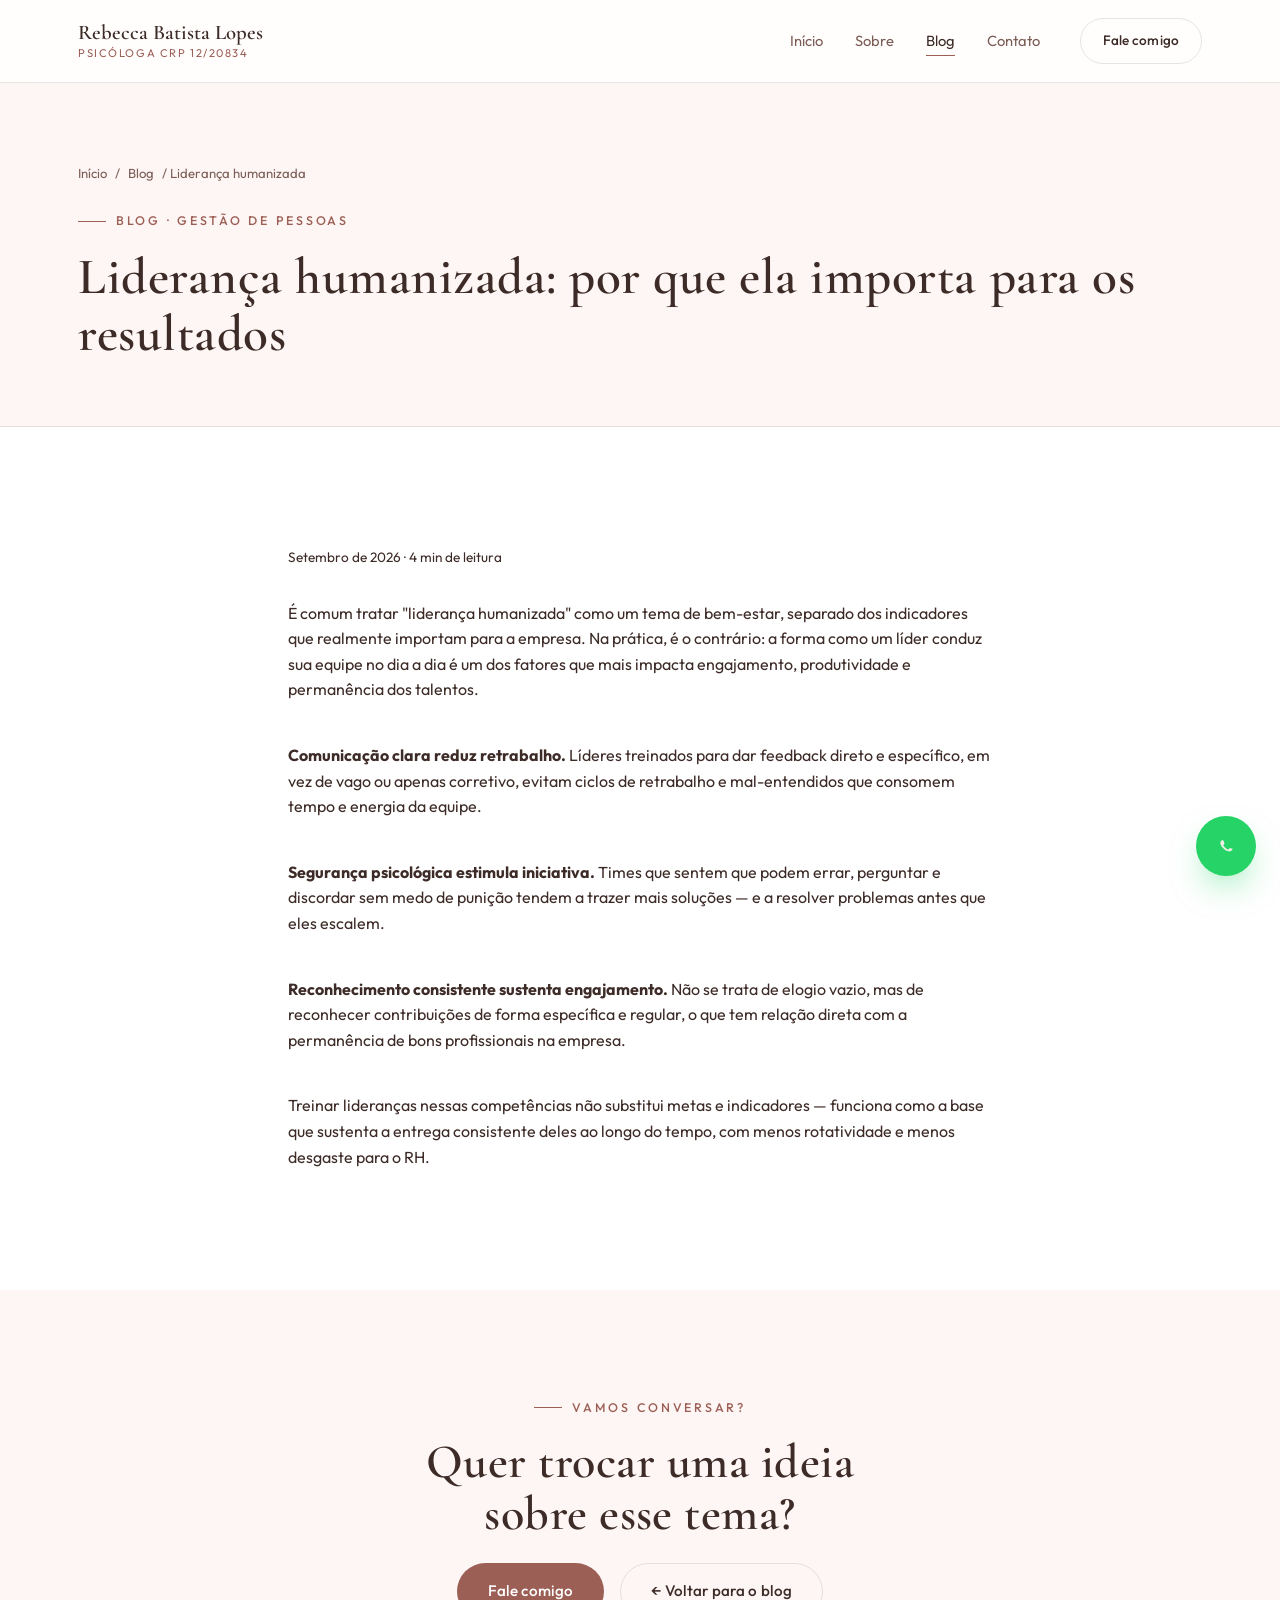
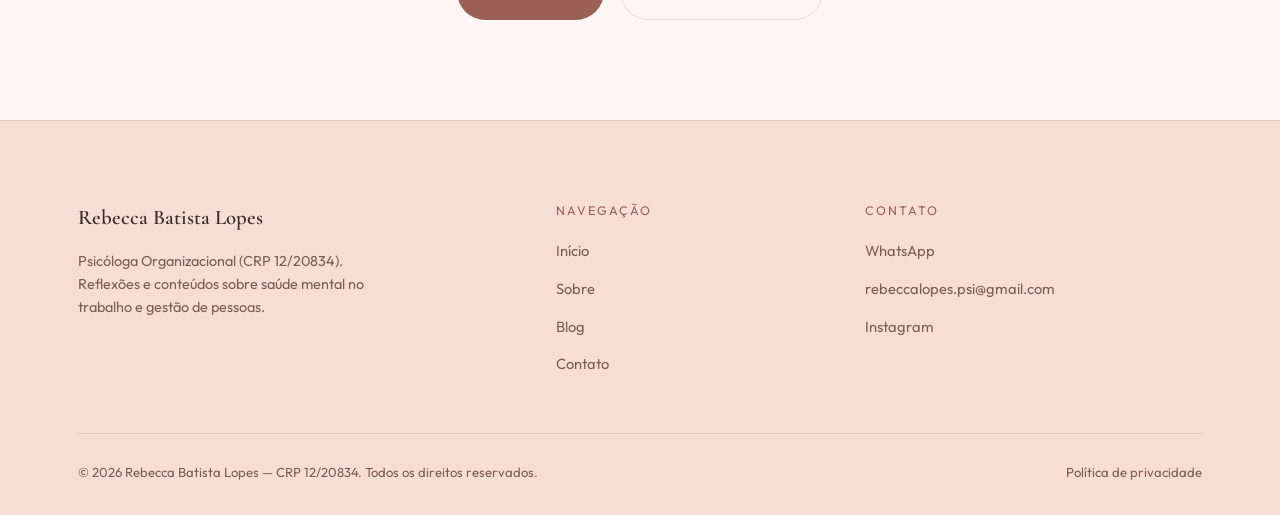
<file: lideranca-humanizada-e-resultados.html>
<!doctype html>
<html lang="pt-BR">
<head>
<meta charset="UTF-8" />
<meta name="viewport" content="width=device-width, initial-scale=1.0" />
<title>Liderança humanizada: por que ela importa para os resultados | Blog Rebecca Batista Lopes</title>
<meta name="description" content="O que muda no engajamento e na retenção quando lideranças são treinadas para lidar com pessoas, não só com metas." />
<meta name="author" content="Rebecca Batista Lopes" />
<meta name="robots" content="index, follow" />
<link rel="canonical" href="https://rebeccalopes.com.br/lideranca-humanizada-e-resultados" />

<meta property="og:type" content="article" />
<meta property="og:locale" content="pt_BR" />
<meta property="og:title" content="Liderança humanizada: por que ela importa para os resultados" />
<meta property="og:description" content="O que muda no engajamento e na retenção quando lideranças são treinadas para lidar com pessoas, não só com metas." />
<meta property="og:site_name" content="Rebecca Batista Lopes — Psicologia Organizacional" />

<link rel="icon" type="image/svg+xml" href="assets/favicon.svg" />
<link rel="preconnect" href="https://fonts.googleapis.com" />
<link rel="preconnect" href="https://fonts.gstatic.com" crossorigin />
<link href="https://fonts.googleapis.com/css2?family=Cormorant+Garamond:ital,wght@0,500;0,600;1,500&family=Outfit:wght@300;400;500;600&display=swap" rel="stylesheet" />
<link rel="stylesheet" href="css/style.css" />
</head>
<body>

<header class="header">
  <div class="container header__inner">
    <a href="/" class="brand">
      <span class="brand__name">Rebecca Batista Lopes</span>
      <span class="brand__crp">Psicóloga CRP 12/20834</span>
    </a>
    <nav class="nav">
      <ul class="nav__list">
        <li><a href="/">Início</a></li>
        <li><a href="sobre">Sobre</a></li>
        <li><a href="blog" aria-current="page">Blog</a></li>
        <li><a href="contato">Contato</a></li>
      </ul>
      <a class="btn btn--ghost btn--sm" href="https://api.whatsapp.com/send/?phone=5551981331722&text=Ol%C3%A1+Rebecca%2C+vim+pelo+site+e+gostaria+de+entrar+em+contato.&type=phone_number&app_absent=0" target="_blank" rel="noopener">Fale comigo</a>
      <button class="nav__toggle" aria-label="Abrir menu" aria-expanded="false"><span></span></button>
    </nav>
  </div>
</header>

<main>

  <section class="page-hero">
    <div class="container">
      <div class="breadcrumb"><a href="/">Início</a> / <a href="blog">Blog</a> / Liderança humanizada</div>
      <div class="eyebrow">Blog · Gestão de pessoas</div>
      <h1 class="page-hero__title">Liderança humanizada: por que ela importa para os resultados</h1>
    </div>
  </section>

  <section class="section section--paper">
    <div class="container" style="max-width: 760px;">
      <p style="color:var(--color-muted); font-size:0.85rem; margin-bottom:32px;">Setembro de 2026 · 4 min de leitura</p>
      <div class="about__body" style="display:flex; flex-direction:column; gap:20px;">
        <p>É comum tratar "liderança humanizada" como um tema de bem-estar, separado dos indicadores que realmente importam para a empresa. Na prática, é o contrário: a forma como um líder conduz sua equipe no dia a dia é um dos fatores que mais impacta engajamento, produtividade e permanência dos talentos.</p>
        <p><strong>Comunicação clara reduz retrabalho.</strong> Líderes treinados para dar feedback direto e específico, em vez de vago ou apenas corretivo, evitam ciclos de retrabalho e mal-entendidos que consomem tempo e energia da equipe.</p>
        <p><strong>Segurança psicológica estimula iniciativa.</strong> Times que sentem que podem errar, perguntar e discordar sem medo de punição tendem a trazer mais soluções — e a resolver problemas antes que eles escalem.</p>
        <p><strong>Reconhecimento consistente sustenta engajamento.</strong> Não se trata de elogio vazio, mas de reconhecer contribuições de forma específica e regular, o que tem relação direta com a permanência de bons profissionais na empresa.</p>
        <p>Treinar lideranças nessas competências não substitui metas e indicadores — funciona como a base que sustenta a entrega consistente deles ao longo do tempo, com menos rotatividade e menos desgaste para o RH.</p>
      </div>
    </div>
  </section>

  <section class="section cta-final">
    <div class="container">
      <div class="eyebrow" style="justify-content:center;">Vamos conversar?</div>
      <h2 class="cta-final__title" style="margin-inline:auto;">Quer trocar uma ideia sobre esse tema?</h2>
      <div class="cta-final__actions">
        <a class="btn" href="https://api.whatsapp.com/send/?phone=5551981331722&text=Ol%C3%A1+Rebecca%2C+vim+pelo+site+e+gostaria+de+entrar+em+contato.&type=phone_number&app_absent=0" target="_blank" rel="noopener">Fale comigo</a>
        <a class="btn btn--ghost" href="blog">← Voltar para o blog</a>
      </div>
    </div>
  </section>

</main>

<footer class="footer">
  <div class="container">
    <div class="footer__grid">
      <div class="footer__brand">
        <span class="brand__name">Rebecca Batista Lopes</span>
        <p>Psicóloga Organizacional (CRP 12/20834). Reflexões e conteúdos sobre saúde mental no trabalho e gestão de pessoas.</p>
      </div>
      <div>
        <div class="footer__heading">Navegação</div>
        <ul class="footer__list">
          <li><a href="/">Início</a></li>
          <li><a href="sobre">Sobre</a></li>
          <li><a href="blog">Blog</a></li>
          <li><a href="contato">Contato</a></li>
        </ul>
      </div>
      <div>
        <div class="footer__heading">Contato</div>
        <ul class="footer__list">
          <li><a href="https://api.whatsapp.com/send/?phone=5551981331722&text=Ol%C3%A1+Rebecca%2C+vim+pelo+site+e+gostaria+de+entrar+em+contato.&type=phone_number&app_absent=0" target="_blank" rel="noopener">WhatsApp</a></li>
          <li><a href="mailto:rebeccalopes.psi@gmail.com">rebeccalopes.psi@gmail.com</a></li>
          <li><a href="https://www.instagram.com/psi.beccalopes/" target="_blank" rel="noopener">Instagram</a></li>
        </ul>
      </div>
    </div>
    <div class="footer__bottom">
      <span>&copy; <span data-year></span> Rebecca Batista Lopes — CRP 12/20834. Todos os direitos reservados.</span>
      <a href="privacidade">Política de privacidade</a>
    </div>
  </div>
</footer>

<a class="wa-float" href="https://api.whatsapp.com/send/?phone=5551981331722&text=Ol%C3%A1+Rebecca%2C+vim+pelo+site+e+gostaria+de+entrar+em+contato.&type=phone_number&app_absent=0" target="_blank" rel="noopener" aria-label="Conversar no WhatsApp">
  <svg width="28" height="28" viewBox="0 0 32 32" fill="none"><path d="M23.4 19.5c-.4-.2-2.2-1.1-2.5-1.2-.3-.1-.6-.2-.8.2-.2.4-.9 1.2-1.1 1.4-.2.2-.4.3-.8.1-.4-.2-1.6-.6-3-1.9-1.1-1-1.9-2.2-2.1-2.6-.2-.4 0-.6.2-.8.2-.2.4-.4.5-.6.2-.2.2-.4.4-.6.1-.2 0-.5 0-.7-.1-.2-.8-2-1.1-2.7-.3-.7-.6-.6-.8-.6h-.7c-.2 0-.6.1-.9.4-.3.4-1.2 1.2-1.2 2.8s1.2 3.3 1.4 3.5c.2.2 2.4 3.7 5.9 5.1.8.3 1.4.5 1.9.7.8.2 1.5.2 2.1.1.6-.1 2.2-.9 2.4-1.7.3-.8.3-1.5.2-1.7-.1-.1-.3-.2-.6-.4z" fill="#f3efe7"/></svg>
</a>

<script src="js/main.js"></script>
</body>
</html>
</file>
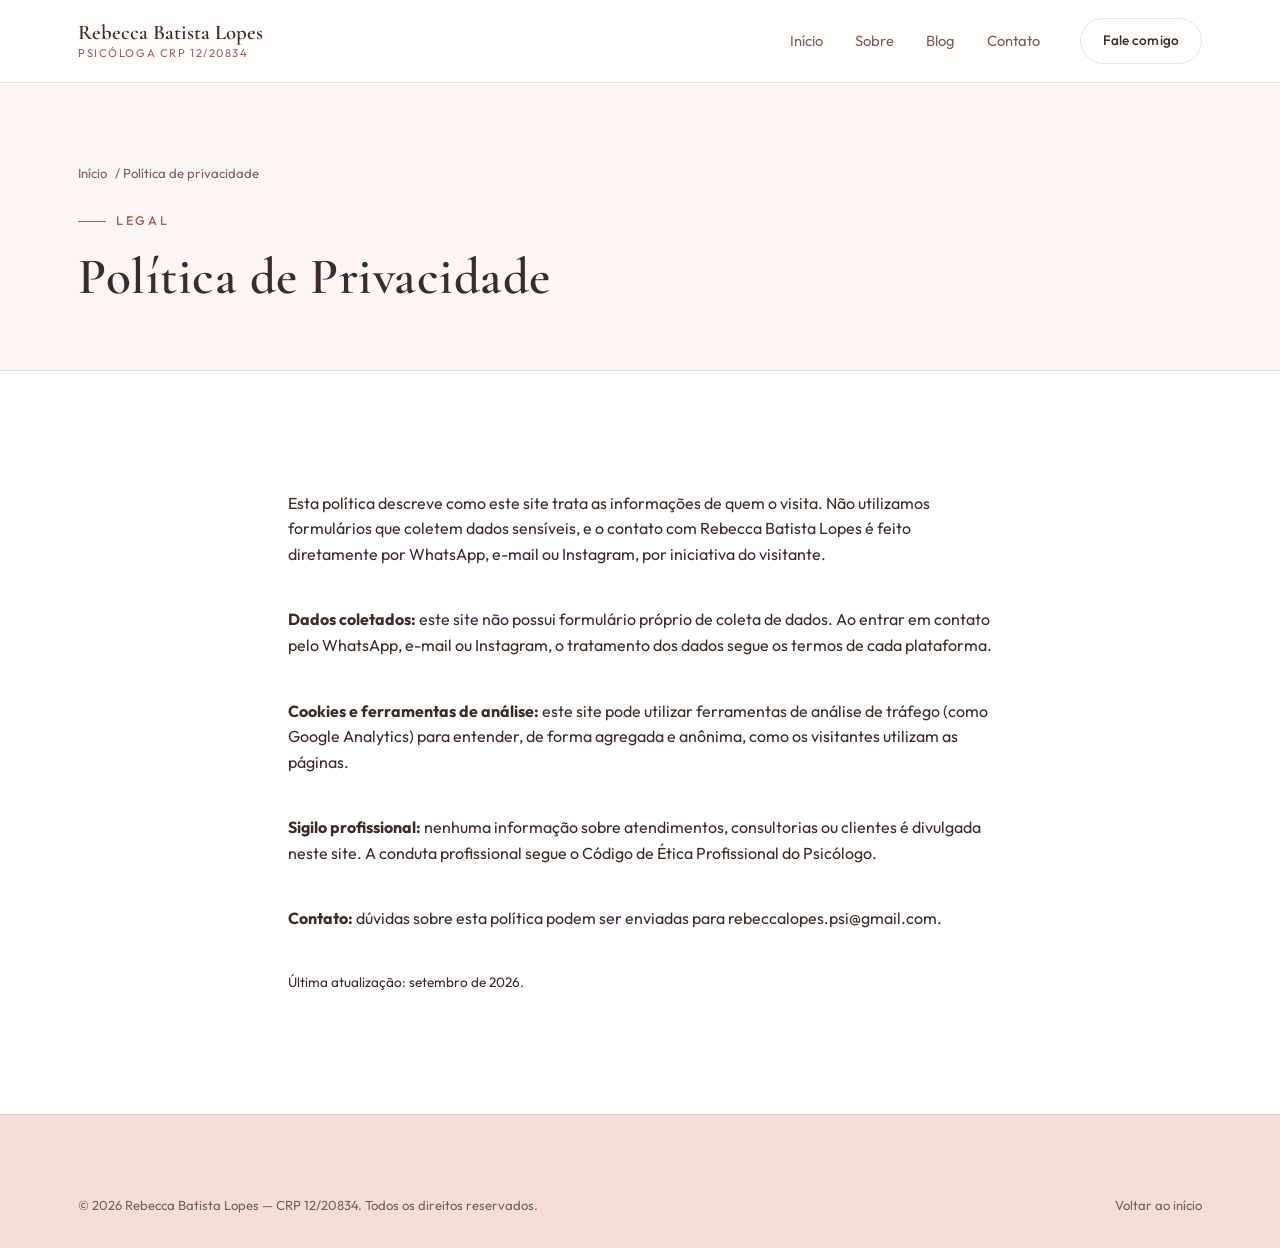
<file: privacidade.html>
<!doctype html>
<html lang="pt-BR">
<head>
<meta charset="UTF-8" />
<meta name="viewport" content="width=device-width, initial-scale=1.0" />
<title>Política de Privacidade | Rebecca Batista Lopes</title>
<meta name="description" content="Política de privacidade do site de Rebecca Batista Lopes, psicóloga organizacional (CRP 12/20834)." />
<meta name="robots" content="noindex, follow" />
<link rel="canonical" href="https://rebeccalopes.com.br/privacidade" />
<link rel="icon" type="image/svg+xml" href="assets/favicon.svg" />
<link rel="preconnect" href="https://fonts.googleapis.com" />
<link rel="preconnect" href="https://fonts.gstatic.com" crossorigin />
<link href="https://fonts.googleapis.com/css2?family=Cormorant+Garamond:ital,wght@0,500;0,600;1,500&family=Outfit:wght@300;400;500;600&display=swap" rel="stylesheet" />
<link rel="stylesheet" href="css/style.css" />
</head>
<body>

<header class="header">
  <div class="container header__inner">
    <a href="/" class="brand">
      <span class="brand__name">Rebecca Batista Lopes</span>
      <span class="brand__crp">Psicóloga CRP 12/20834</span>
    </a>
    <nav class="nav">
      <ul class="nav__list">
        <li><a href="/">Início</a></li>
        <li><a href="sobre">Sobre</a></li>
        <li><a href="blog">Blog</a></li>
        <li><a href="contato">Contato</a></li>
      </ul>
      <a class="btn btn--ghost btn--sm" href="https://api.whatsapp.com/send/?phone=5551981331722&text=Ol%C3%A1+Rebecca%2C+vim+pelo+site+e+gostaria+de+entrar+em+contato.&type=phone_number&app_absent=0" target="_blank" rel="noopener">Fale comigo</a>
      <button class="nav__toggle" aria-label="Abrir menu" aria-expanded="false"><span></span></button>
    </nav>
  </div>
</header>

<main>
  <section class="page-hero">
    <div class="container">
      <div class="breadcrumb"><a href="/">Início</a> / Política de privacidade</div>
      <div class="eyebrow">Legal</div>
      <h1 class="page-hero__title">Política de Privacidade</h1>
    </div>
  </section>

  <section class="section section--paper">
    <div class="container" style="max-width: 760px;">
      <div class="about__body" style="display:flex; flex-direction:column; gap:20px;">
        <p>Esta política descreve como este site trata as informações de quem o visita. Não utilizamos formulários que coletem dados sensíveis, e o contato com Rebecca Batista Lopes é feito diretamente por WhatsApp, e-mail ou Instagram, por iniciativa do visitante.</p>
        <p><strong>Dados coletados:</strong> este site não possui formulário próprio de coleta de dados. Ao entrar em contato pelo WhatsApp, e-mail ou Instagram, o tratamento dos dados segue os termos de cada plataforma.</p>
        <p><strong>Cookies e ferramentas de análise:</strong> este site pode utilizar ferramentas de análise de tráfego (como Google Analytics) para entender, de forma agregada e anônima, como os visitantes utilizam as páginas.</p>
        <p><strong>Sigilo profissional:</strong> nenhuma informação sobre atendimentos, consultorias ou clientes é divulgada neste site. A conduta profissional segue o Código de Ética Profissional do Psicólogo.</p>
        <p><strong>Contato:</strong> dúvidas sobre esta política podem ser enviadas para <a href="mailto:rebeccalopes.psi@gmail.com" style="color:var(--color-gold-deep);">rebeccalopes.psi@gmail.com</a>.</p>
        <p style="color:var(--color-muted); font-size:0.85rem;">Última atualização: setembro de 2026.</p>
      </div>
    </div>
  </section>
</main>

<footer class="footer">
  <div class="container">
    <div class="footer__bottom" style="border-top:none; padding-top:0;">
      <span>&copy; <span data-year></span> Rebecca Batista Lopes — CRP 12/20834. Todos os direitos reservados.</span>
      <a href="/">Voltar ao início</a>
    </div>
  </div>
</footer>

<script src="js/main.js"></script>
</body>
</html>
</file>
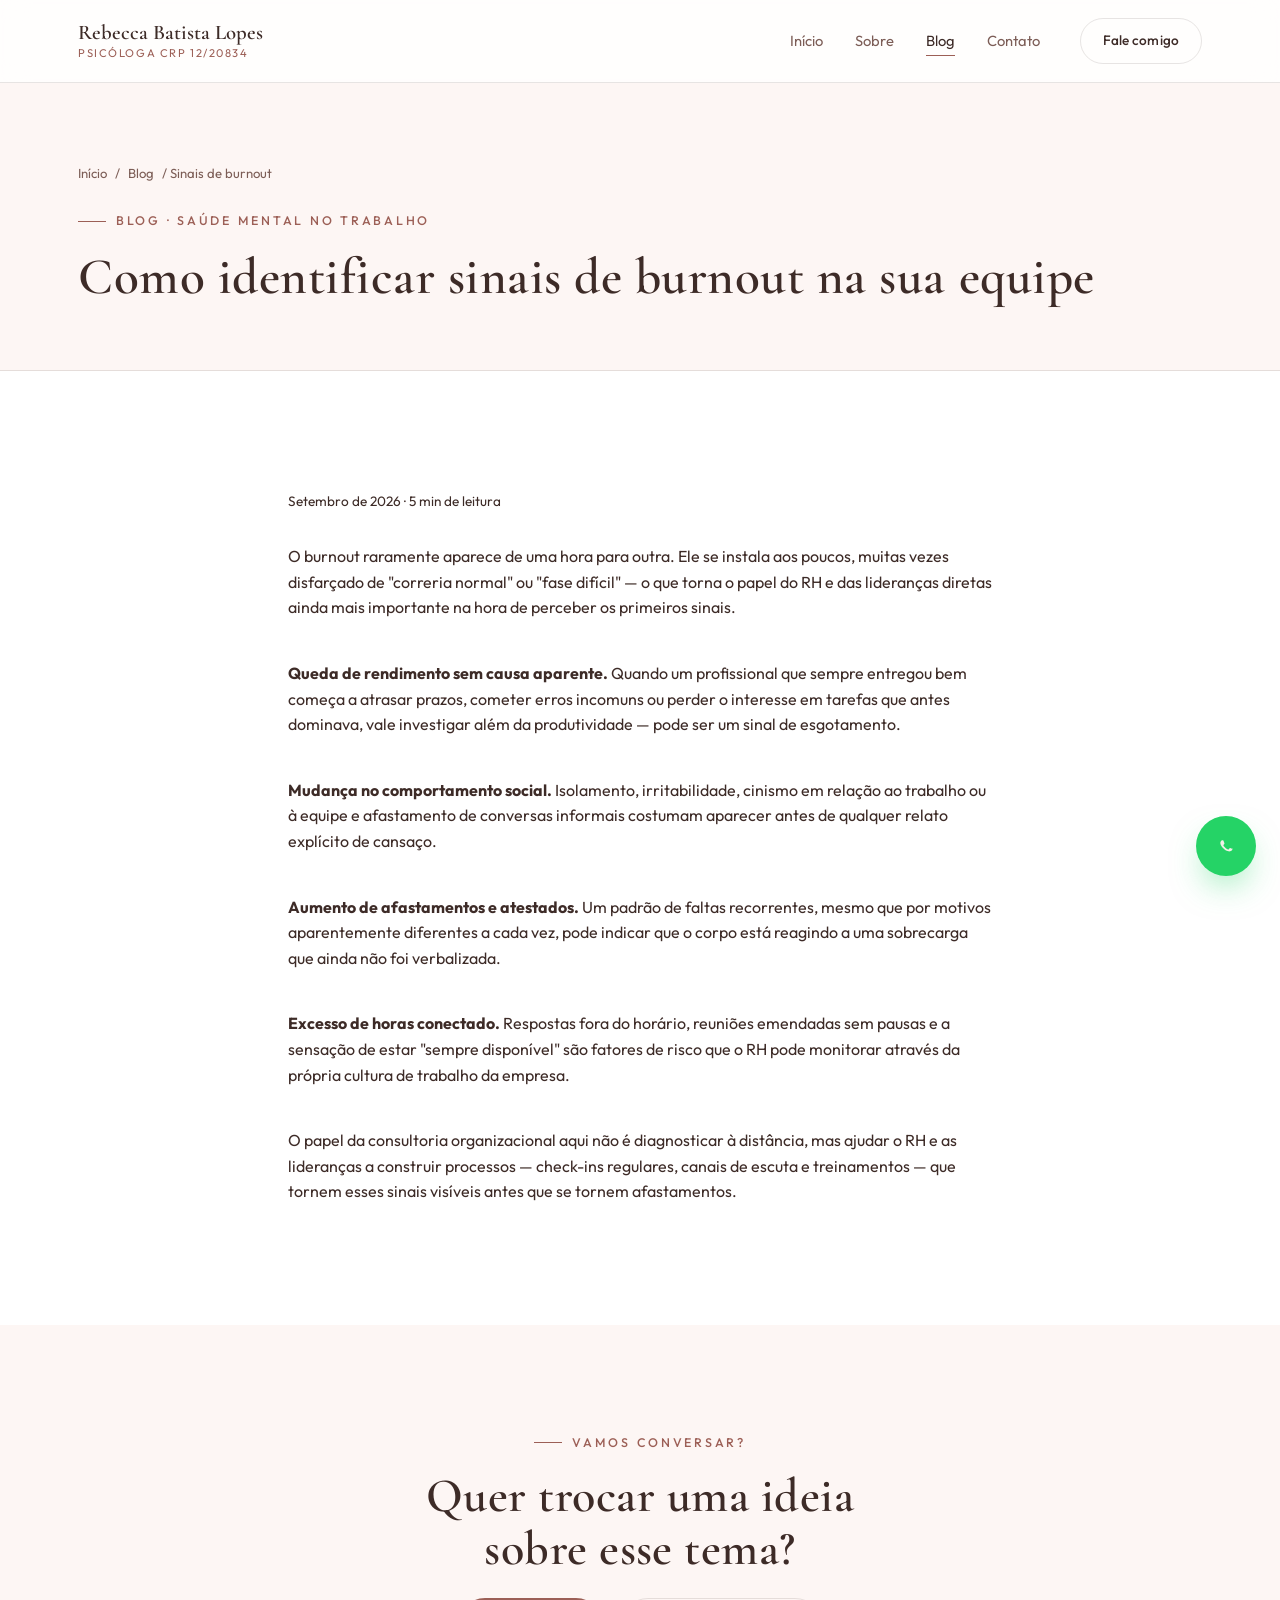
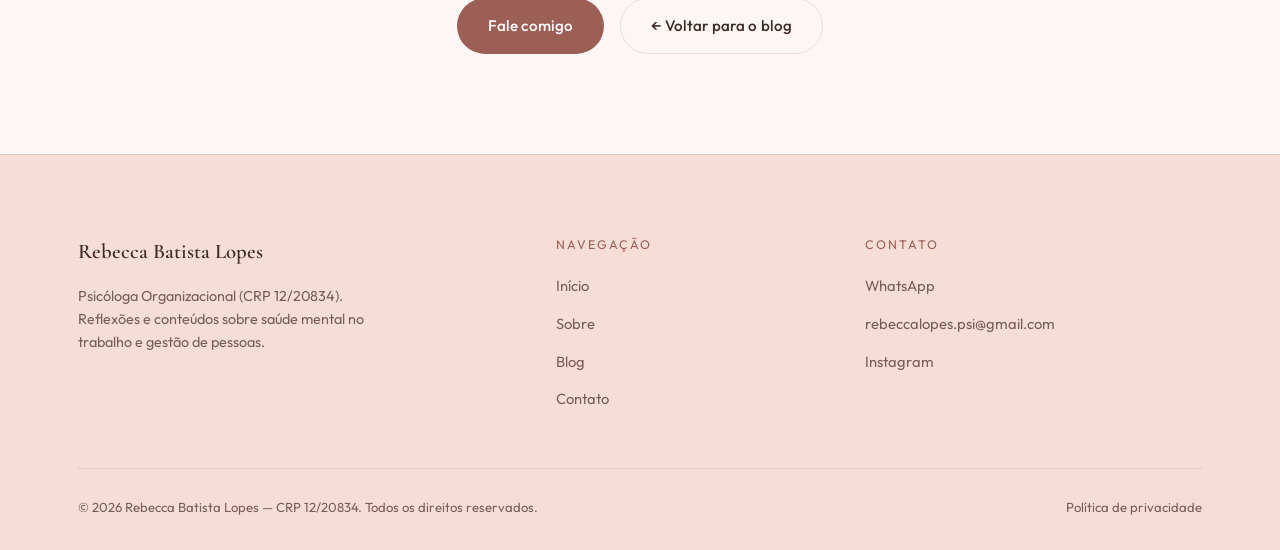
<file: sinais-de-burnout-na-equipe.html>
<!doctype html>
<html lang="pt-BR">
<head>
<meta charset="UTF-8" />
<meta name="viewport" content="width=device-width, initial-scale=1.0" />
<title>Como identificar sinais de burnout na sua equipe | Blog Rebecca Batista Lopes</title>
<meta name="description" content="Sinais de burnout que o RH e as lideranças podem observar antes que o esgotamento afete a saúde e os resultados da equipe." />
<meta name="author" content="Rebecca Batista Lopes" />
<meta name="robots" content="index, follow" />
<link rel="canonical" href="https://rebeccalopes.com.br/sinais-de-burnout-na-equipe" />

<meta property="og:type" content="article" />
<meta property="og:locale" content="pt_BR" />
<meta property="og:title" content="Como identificar sinais de burnout na sua equipe" />
<meta property="og:description" content="Sinais que o RH e as lideranças podem observar antes que o esgotamento afete a saúde e os resultados do time." />
<meta property="og:site_name" content="Rebecca Batista Lopes — Psicologia Organizacional" />

<link rel="icon" type="image/svg+xml" href="assets/favicon.svg" />
<link rel="preconnect" href="https://fonts.googleapis.com" />
<link rel="preconnect" href="https://fonts.gstatic.com" crossorigin />
<link href="https://fonts.googleapis.com/css2?family=Cormorant+Garamond:ital,wght@0,500;0,600;1,500&family=Outfit:wght@300;400;500;600&display=swap" rel="stylesheet" />
<link rel="stylesheet" href="css/style.css" />
</head>
<body>

<header class="header">
  <div class="container header__inner">
    <a href="/" class="brand">
      <span class="brand__name">Rebecca Batista Lopes</span>
      <span class="brand__crp">Psicóloga CRP 12/20834</span>
    </a>
    <nav class="nav">
      <ul class="nav__list">
        <li><a href="/">Início</a></li>
        <li><a href="sobre">Sobre</a></li>
        <li><a href="blog" aria-current="page">Blog</a></li>
        <li><a href="contato">Contato</a></li>
      </ul>
      <a class="btn btn--ghost btn--sm" href="https://api.whatsapp.com/send/?phone=5551981331722&text=Ol%C3%A1+Rebecca%2C+vim+pelo+site+e+gostaria+de+entrar+em+contato.&type=phone_number&app_absent=0" target="_blank" rel="noopener">Fale comigo</a>
      <button class="nav__toggle" aria-label="Abrir menu" aria-expanded="false"><span></span></button>
    </nav>
  </div>
</header>

<main>

  <section class="page-hero">
    <div class="container">
      <div class="breadcrumb"><a href="/">Início</a> / <a href="blog">Blog</a> / Sinais de burnout</div>
      <div class="eyebrow">Blog · Saúde mental no trabalho</div>
      <h1 class="page-hero__title">Como identificar sinais de burnout na sua equipe</h1>
    </div>
  </section>

  <section class="section section--paper">
    <div class="container" style="max-width: 760px;">
      <p style="color:var(--color-muted); font-size:0.85rem; margin-bottom:32px;">Setembro de 2026 · 5 min de leitura</p>
      <div class="about__body" style="display:flex; flex-direction:column; gap:20px;">
        <p>O burnout raramente aparece de uma hora para outra. Ele se instala aos poucos, muitas vezes disfarçado de "correria normal" ou "fase difícil" — o que torna o papel do RH e das lideranças diretas ainda mais importante na hora de perceber os primeiros sinais.</p>
        <p><strong>Queda de rendimento sem causa aparente.</strong> Quando um profissional que sempre entregou bem começa a atrasar prazos, cometer erros incomuns ou perder o interesse em tarefas que antes dominava, vale investigar além da produtividade — pode ser um sinal de esgotamento.</p>
        <p><strong>Mudança no comportamento social.</strong> Isolamento, irritabilidade, cinismo em relação ao trabalho ou à equipe e afastamento de conversas informais costumam aparecer antes de qualquer relato explícito de cansaço.</p>
        <p><strong>Aumento de afastamentos e atestados.</strong> Um padrão de faltas recorrentes, mesmo que por motivos aparentemente diferentes a cada vez, pode indicar que o corpo está reagindo a uma sobrecarga que ainda não foi verbalizada.</p>
        <p><strong>Excesso de horas conectado.</strong> Respostas fora do horário, reuniões emendadas sem pausas e a sensação de estar "sempre disponível" são fatores de risco que o RH pode monitorar através da própria cultura de trabalho da empresa.</p>
        <p>O papel da consultoria organizacional aqui não é diagnosticar à distância, mas ajudar o RH e as lideranças a construir processos — check-ins regulares, canais de escuta e treinamentos — que tornem esses sinais visíveis antes que se tornem afastamentos.</p>
      </div>
    </div>
  </section>

  <section class="section cta-final">
    <div class="container">
      <div class="eyebrow" style="justify-content:center;">Vamos conversar?</div>
      <h2 class="cta-final__title" style="margin-inline:auto;">Quer trocar uma ideia sobre esse tema?</h2>
      <div class="cta-final__actions">
        <a class="btn" href="https://api.whatsapp.com/send/?phone=5551981331722&text=Ol%C3%A1+Rebecca%2C+vim+pelo+site+e+gostaria+de+entrar+em+contato.&type=phone_number&app_absent=0" target="_blank" rel="noopener">Fale comigo</a>
        <a class="btn btn--ghost" href="blog">← Voltar para o blog</a>
      </div>
    </div>
  </section>

</main>

<footer class="footer">
  <div class="container">
    <div class="footer__grid">
      <div class="footer__brand">
        <span class="brand__name">Rebecca Batista Lopes</span>
        <p>Psicóloga Organizacional (CRP 12/20834). Reflexões e conteúdos sobre saúde mental no trabalho e gestão de pessoas.</p>
      </div>
      <div>
        <div class="footer__heading">Navegação</div>
        <ul class="footer__list">
          <li><a href="/">Início</a></li>
          <li><a href="sobre">Sobre</a></li>
          <li><a href="blog">Blog</a></li>
          <li><a href="contato">Contato</a></li>
        </ul>
      </div>
      <div>
        <div class="footer__heading">Contato</div>
        <ul class="footer__list">
          <li><a href="https://api.whatsapp.com/send/?phone=5551981331722&text=Ol%C3%A1+Rebecca%2C+vim+pelo+site+e+gostaria+de+entrar+em+contato.&type=phone_number&app_absent=0" target="_blank" rel="noopener">WhatsApp</a></li>
          <li><a href="mailto:rebeccalopes.psi@gmail.com">rebeccalopes.psi@gmail.com</a></li>
          <li><a href="https://www.instagram.com/psi.beccalopes/" target="_blank" rel="noopener">Instagram</a></li>
        </ul>
      </div>
    </div>
    <div class="footer__bottom">
      <span>&copy; <span data-year></span> Rebecca Batista Lopes — CRP 12/20834. Todos os direitos reservados.</span>
      <a href="privacidade">Política de privacidade</a>
    </div>
  </div>
</footer>

<a class="wa-float" href="https://api.whatsapp.com/send/?phone=5551981331722&text=Ol%C3%A1+Rebecca%2C+vim+pelo+site+e+gostaria+de+entrar+em+contato.&type=phone_number&app_absent=0" target="_blank" rel="noopener" aria-label="Conversar no WhatsApp">
  <svg width="28" height="28" viewBox="0 0 32 32" fill="none"><path d="M23.4 19.5c-.4-.2-2.2-1.1-2.5-1.2-.3-.1-.6-.2-.8.2-.2.4-.9 1.2-1.1 1.4-.2.2-.4.3-.8.1-.4-.2-1.6-.6-3-1.9-1.1-1-1.9-2.2-2.1-2.6-.2-.4 0-.6.2-.8.2-.2.4-.4.5-.6.2-.2.2-.4.4-.6.1-.2 0-.5 0-.7-.1-.2-.8-2-1.1-2.7-.3-.7-.6-.6-.8-.6h-.7c-.2 0-.6.1-.9.4-.3.4-1.2 1.2-1.2 2.8s1.2 3.3 1.4 3.5c.2.2 2.4 3.7 5.9 5.1.8.3 1.4.5 1.9.7.8.2 1.5.2 2.1.1.6-.1 2.2-.9 2.4-1.7.3-.8.3-1.5.2-1.7-.1-.1-.3-.2-.6-.4z" fill="#f3efe7"/></svg>
</a>

<script src="js/main.js"></script>
</body>
</html>
</file>
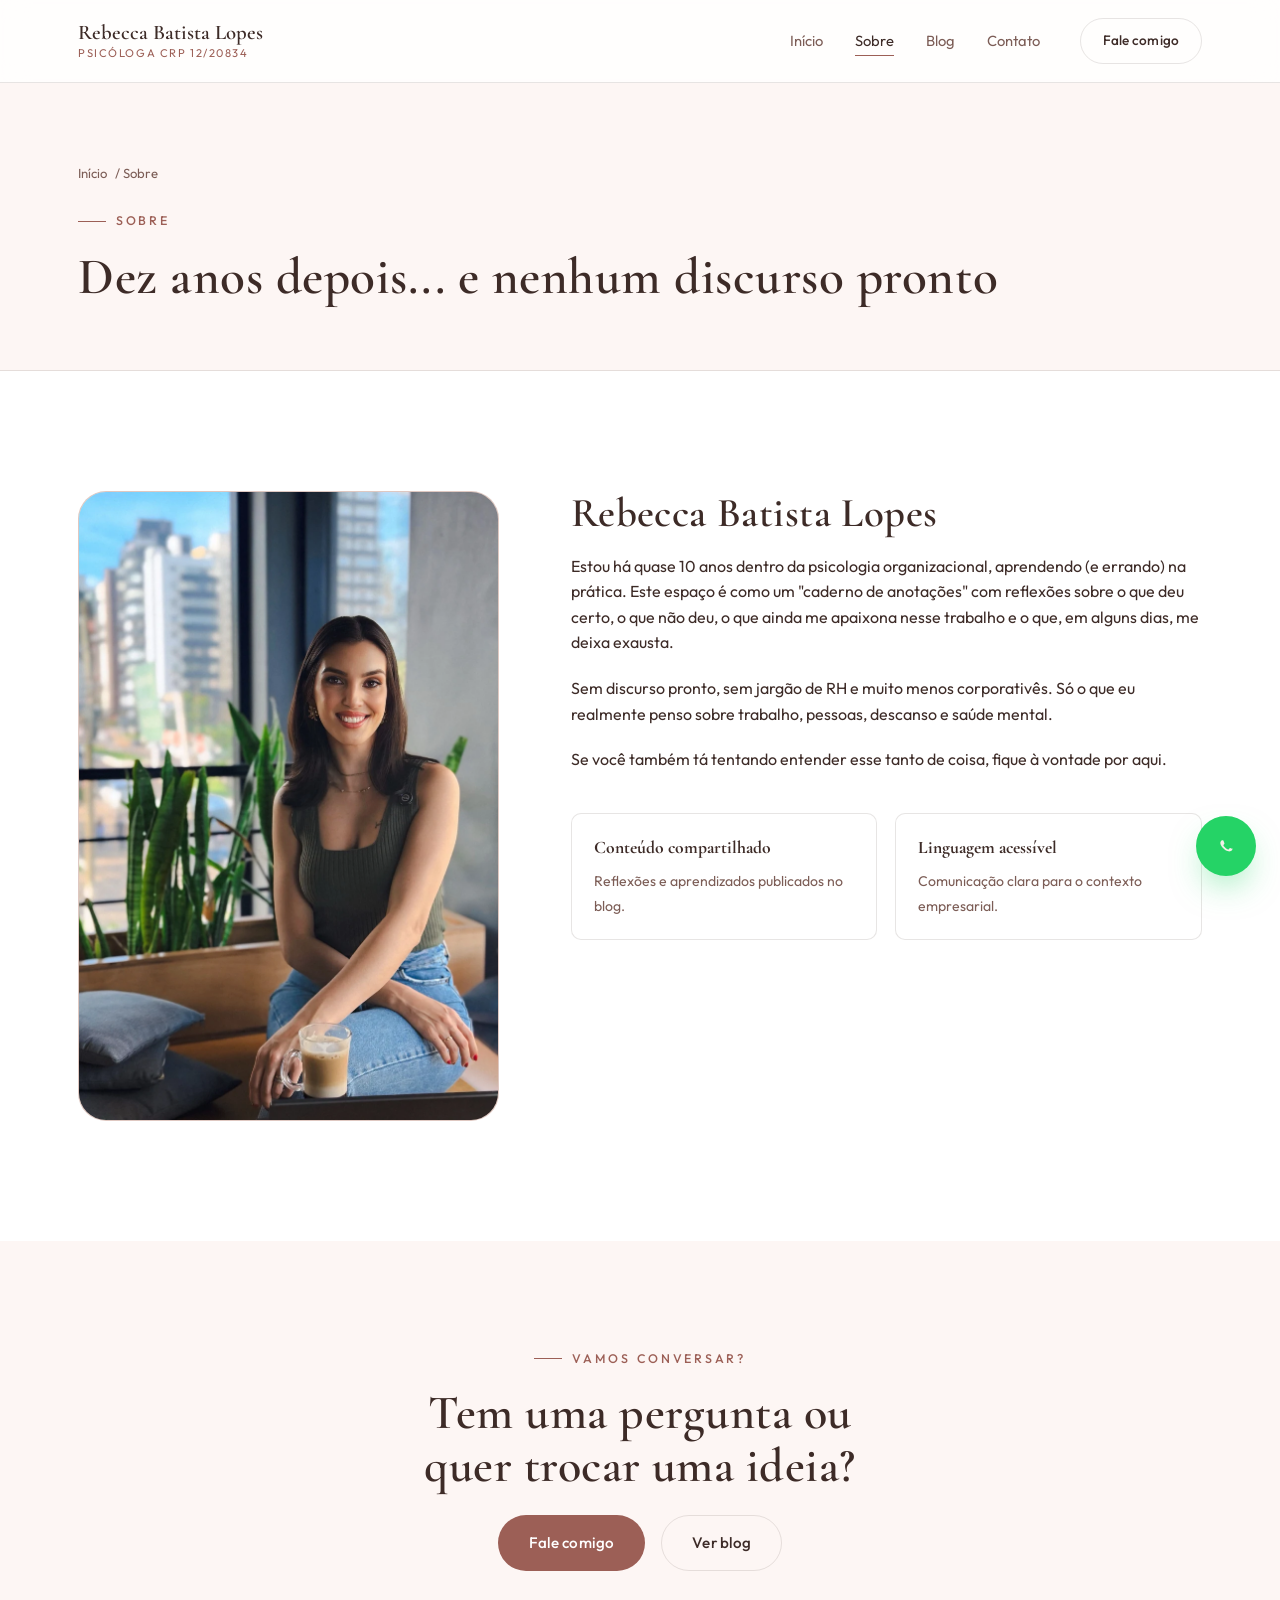
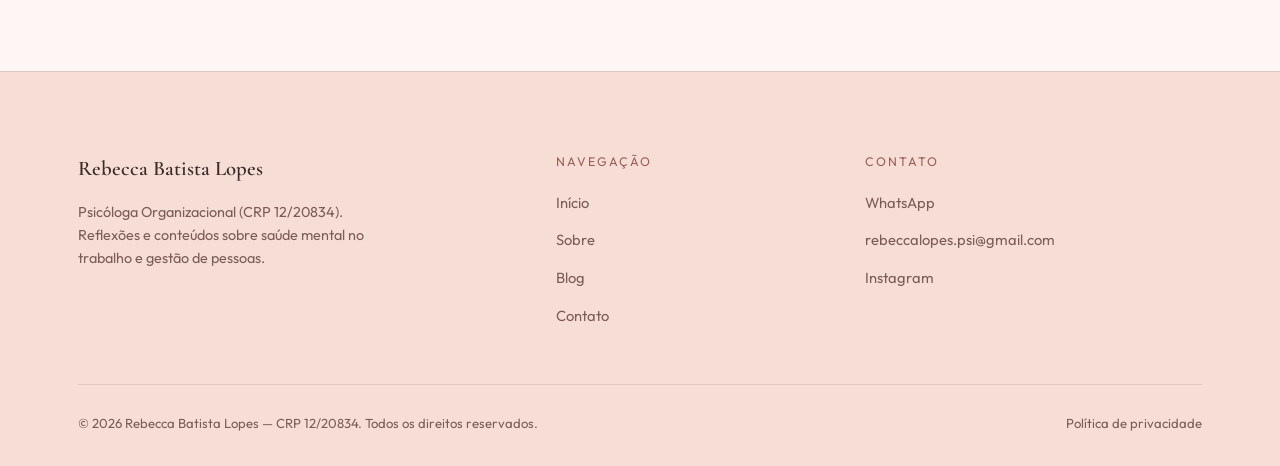
<file: sobre.html>
<!doctype html>
<html lang="pt-BR">
<head>
<meta charset="UTF-8" />
<meta name="viewport" content="width=device-width, initial-scale=1.0" />
<title>Sobre | Rebecca Batista Lopes — Psicóloga Organizacional</title>
<meta name="description" content="Conheça Rebecca Batista Lopes (CRP 12/20834), psicóloga organizacional que compartilha reflexões sobre saúde mental no trabalho e gestão de pessoas." />
<meta name="author" content="Rebecca Batista Lopes" />
<meta name="robots" content="index, follow" />
<link rel="canonical" href="https://rebeccalopes.com.br/sobre" />

<meta property="og:type" content="website" />
<meta property="og:locale" content="pt_BR" />
<meta property="og:title" content="Sobre | Rebecca Batista Lopes — Psicóloga Organizacional" />
<meta property="og:description" content="Psicóloga organizacional (CRP 12/20834) que compartilha reflexões sobre saúde mental no trabalho e gestão de pessoas." />
<meta property="og:site_name" content="Rebecca Batista Lopes — Psicologia Organizacional" />

<link rel="icon" type="image/svg+xml" href="assets/favicon.svg" />
<link rel="preconnect" href="https://fonts.googleapis.com" />
<link rel="preconnect" href="https://fonts.gstatic.com" crossorigin />
<link href="https://fonts.googleapis.com/css2?family=Cormorant+Garamond:ital,wght@0,500;0,600;1,500&family=Outfit:wght@300;400;500;600&display=swap" rel="stylesheet" />
<link rel="stylesheet" href="css/style.css" />
</head>
<body>

<header class="header">
  <div class="container header__inner">
    <a href="/" class="brand">
      <span class="brand__name">Rebecca Batista Lopes</span>
      <span class="brand__crp">Psicóloga CRP 12/20834</span>
    </a>
    <nav class="nav">
      <ul class="nav__list">
        <li><a href="/">Início</a></li>
        <li><a href="sobre" aria-current="page">Sobre</a></li>
        <li><a href="blog">Blog</a></li>
        <li><a href="contato">Contato</a></li>
      </ul>
      <a class="btn btn--ghost btn--sm" href="https://api.whatsapp.com/send/?phone=5551981331722&text=Ol%C3%A1+Rebecca%2C+vim+pelo+site+e+gostaria+de+entrar+em+contato.&type=phone_number&app_absent=0" target="_blank" rel="noopener">Fale comigo</a>
      <button class="nav__toggle" aria-label="Abrir menu" aria-expanded="false"><span></span></button>
    </nav>
  </div>
</header>

<main>

  <section class="page-hero">
    <div class="container">
      <div class="breadcrumb"><a href="/">Início</a> / Sobre</div>
      <div class="eyebrow">Sobre</div>
      <h1 class="page-hero__title">Dez anos depois... e nenhum discurso pronto</h1>
    </div>
  </section>

  <section class="section section--paper">
    <div class="container about">
      <div class="about__photo" data-reveal>
        <img src="assets/rebecca-sobre.webp" alt="Rebecca Batista Lopes, psicóloga organizacional, em seu ambiente de trabalho" width="843" height="1264" />
      </div>
      <div data-reveal>
        <h2 class="section__title">Rebecca Batista Lopes</h2>
        <div class="about__body">
          <p>Estou há quase 10 anos dentro da psicologia organizacional, aprendendo (e errando) na prática. Este espaço é como um "caderno de anotações" com reflexões sobre o que deu certo, o que não deu, o que ainda me apaixona nesse trabalho e o que, em alguns dias, me deixa exausta.</p>
          <p>Sem discurso pronto, sem jargão de RH e muito menos corporativês. Só o que eu realmente penso sobre trabalho, pessoas, descanso e saúde mental.</p>
          <p>Se você também tá tentando entender esse tanto de coisa, fique à vontade por aqui.</p>
        </div>
        <div class="about__values">
          <div class="value-card">
            <strong>Conteúdo compartilhado</strong>
            <span>Reflexões e aprendizados publicados no blog.</span>
          </div>
          <div class="value-card">
            <strong>Linguagem acessível</strong>
            <span>Comunicação clara para o contexto empresarial.</span>
          </div>
        </div>
      </div>
    </div>
  </section>

  <section class="section cta-final">
    <div class="container">
      <div class="eyebrow" style="justify-content:center;">Vamos conversar?</div>
      <h2 class="cta-final__title" style="margin-inline:auto;">Tem uma pergunta ou quer trocar uma ideia?</h2>
      <div class="cta-final__actions">
        <a class="btn" href="https://api.whatsapp.com/send/?phone=5551981331722&text=Ol%C3%A1+Rebecca%2C+vim+pelo+site+e+gostaria+de+entrar+em+contato.&type=phone_number&app_absent=0" target="_blank" rel="noopener">Fale comigo</a>
        <a class="btn btn--ghost" href="blog">Ver blog</a>
      </div>
    </div>
  </section>

</main>

<footer class="footer">
  <div class="container">
    <div class="footer__grid">
      <div class="footer__brand">
        <span class="brand__name">Rebecca Batista Lopes</span>
        <p>Psicóloga Organizacional (CRP 12/20834). Reflexões e conteúdos sobre saúde mental no trabalho e gestão de pessoas.</p>
      </div>
      <div>
        <div class="footer__heading">Navegação</div>
        <ul class="footer__list">
          <li><a href="/">Início</a></li>
          <li><a href="sobre">Sobre</a></li>
          <li><a href="blog">Blog</a></li>
          <li><a href="contato">Contato</a></li>
        </ul>
      </div>
      <div>
        <div class="footer__heading">Contato</div>
        <ul class="footer__list">
          <li><a href="https://api.whatsapp.com/send/?phone=5551981331722&text=Ol%C3%A1+Rebecca%2C+vim+pelo+site+e+gostaria+de+entrar+em+contato.&type=phone_number&app_absent=0" target="_blank" rel="noopener">WhatsApp</a></li>
          <li><a href="mailto:rebeccalopes.psi@gmail.com">rebeccalopes.psi@gmail.com</a></li>
          <li><a href="https://www.instagram.com/psi.beccalopes/" target="_blank" rel="noopener">Instagram</a></li>
        </ul>
      </div>
    </div>
    <div class="footer__bottom">
      <span>&copy; <span data-year></span> Rebecca Batista Lopes — CRP 12/20834. Todos os direitos reservados.</span>
      <a href="privacidade">Política de privacidade</a>
    </div>
  </div>
</footer>

<a class="wa-float" href="https://api.whatsapp.com/send/?phone=5551981331722&text=Ol%C3%A1+Rebecca%2C+vim+pelo+site+e+gostaria+de+entrar+em+contato.&type=phone_number&app_absent=0" target="_blank" rel="noopener" aria-label="Conversar no WhatsApp">
  <svg width="28" height="28" viewBox="0 0 32 32" fill="none"><path d="M23.4 19.5c-.4-.2-2.2-1.1-2.5-1.2-.3-.1-.6-.2-.8.2-.2.4-.9 1.2-1.1 1.4-.2.2-.4.3-.8.1-.4-.2-1.6-.6-3-1.9-1.1-1-1.9-2.2-2.1-2.6-.2-.4 0-.6.2-.8.2-.2.4-.4.5-.6.2-.2.2-.4.4-.6.1-.2 0-.5 0-.7-.1-.2-.8-2-1.1-2.7-.3-.7-.6-.6-.8-.6h-.7c-.2 0-.6.1-.9.4-.3.4-1.2 1.2-1.2 2.8s1.2 3.3 1.4 3.5c.2.2 2.4 3.7 5.9 5.1.8.3 1.4.5 1.9.7.8.2 1.5.2 2.1.1.6-.1 2.2-.9 2.4-1.7.3-.8.3-1.5.2-1.7-.1-.1-.3-.2-.6-.4z" fill="#f3efe7"/></svg>
</a>

<script src="js/main.js"></script>
</body>
</html>
</file>
<file: css/style.css>
/* =========================================================
   Rebecca Batista Lopes — Psicologia Organizacional
   ========================================================= */

:root {
  --color-bg: #fdf6f4;
  --color-white: #ffffff;
  --color-blush: #f6ded7;
  --color-nude: #ecd2c0;
  --color-rose: #dba39b;
  --color-rose-deep: #9c5f56;
  --color-ink: #3d2b27;
  --color-ink-soft: #7c5d56;
  --color-line: rgba(61, 43, 39, 0.12);

  --font-display: "Cormorant Garamond", serif;
  --font-body: "Outfit", sans-serif;

  --container: 1180px;
  --radius-lg: 28px;
  --radius-md: 18px;
  --radius-sm: 10px;
  --ease: cubic-bezier(0.22, 1, 0.36, 1);
}

* { box-sizing: border-box; }
html { scroll-behavior: smooth; }

body {
  margin: 0;
  background: var(--color-bg);
  color: var(--color-ink);
  font-family: var(--font-body);
  font-size: 16px;
  line-height: 1.6;
  -webkit-font-smoothing: antialiased;
}

img { max-width: 100%; display: block; }

a {
  color: inherit;
  text-decoration: none;
}

h1, h2, h3, h4 {
  font-family: var(--font-display);
  font-weight: 600;
  line-height: 1.1;
  margin: 0;
  letter-spacing: 0.01em;
}

p { margin: 0; }

ul { list-style: none; margin: 0; padding: 0; }

.container {
  width: 100%;
  max-width: var(--container);
  margin-inline: auto;
  padding-inline: 28px;
}

.section {
  padding: 120px 0;
  position: relative;
}

.section--paper {
  background: var(--color-white);
}

.section--soft {
  background: var(--color-blush);
}

.eyebrow {
  display: inline-flex;
  align-items: center;
  gap: 10px;
  font-size: 0.78rem;
  letter-spacing: 0.22em;
  text-transform: uppercase;
  color: var(--color-rose-deep);
  font-weight: 500;
  margin-bottom: 18px;
}

.eyebrow::before {
  content: "";
  width: 28px;
  height: 1px;
  background: var(--color-rose-deep);
}

.section__head {
  max-width: 640px;
  margin-bottom: 64px;
}

.section__head--center {
  margin-inline: auto;
  text-align: center;
}

.section__title {
  font-size: clamp(2rem, 3.2vw, 2.8rem);
  margin-bottom: 18px;
}

.section__lead {
  color: var(--color-ink-soft);
  font-size: 1.05rem;
  max-width: 56ch;
}

/* ---------- Buttons ---------- */

.btn {
  --btn-bg: var(--color-rose-deep);
  --btn-fg: #ffffff;
  display: inline-flex;
  align-items: center;
  justify-content: center;
  gap: 10px;
  padding: 15px 30px;
  border-radius: 999px;
  border: 1px solid transparent;
  background: var(--btn-bg);
  color: var(--btn-fg);
  font-family: var(--font-body);
  font-size: 0.95rem;
  font-weight: 500;
  letter-spacing: 0.01em;
  cursor: pointer;
  transition: transform 0.35s var(--ease), box-shadow 0.35s var(--ease), background 0.25s ease, border-color 0.25s ease, color 0.25s ease;
  white-space: nowrap;
}

.btn:hover, .btn:focus-visible {
  transform: translateY(-2px);
  box-shadow: 0 14px 30px -12px rgba(156, 95, 86, 0.45);
}

.btn--ghost {
  --btn-bg: transparent;
  --btn-fg: var(--color-ink);
  border-color: var(--color-line);
}

.btn--ghost:hover, .btn--ghost:focus-visible {
  border-color: var(--color-rose-deep);
  box-shadow: none;
}

.btn--ghost-gold {
  --btn-bg: #ffffff;
  --btn-fg: var(--color-ink);
  background: #ffffff;
  border-color: var(--color-nude);
  color: var(--color-ink);
}

.btn--ghost-gold:hover,
.btn--ghost-gold:focus-visible {
  background: #ffffff;
  color: var(--color-ink);
  border-color: var(--color-rose-deep);
}

.btn--block { width: 100%; }
.btn--sm { padding: 11px 22px; font-size: 0.85rem; }

/* ---------- Header ---------- */

.header {
  position: sticky;
  top: 0;
  z-index: 40;
  background: rgba(255, 255, 255, 0.82);
  backdrop-filter: blur(14px);
  border-bottom: 1px solid var(--color-line);
}

.header__inner {
  display: flex;
  align-items: center;
  justify-content: space-between;
  gap: 24px;
  padding-block: 18px;
}

.brand {
  display: flex;
  flex-direction: column;
  line-height: 1.15;
}

.brand__name {
  font-family: var(--font-display);
  font-size: 1.3rem;
  font-weight: 600;
  color: var(--color-ink);
}

.brand__crp {
  font-size: 0.7rem;
  letter-spacing: 0.14em;
  text-transform: uppercase;
  color: var(--color-rose-deep);
  margin-top: 2px;
}

.nav {
  display: flex;
  align-items: center;
  gap: 40px;
}

.nav__list {
  display: flex;
  gap: 32px;
}

.nav__list a {
  font-size: 0.92rem;
  color: var(--color-ink-soft);
  transition: color 0.2s ease;
  position: relative;
}

.nav__list a:hover,
.nav__list a[aria-current="page"] {
  color: var(--color-ink);
}

.nav__list a[aria-current="page"]::after {
  content: "";
  position: absolute;
  left: 0;
  right: 0;
  bottom: -6px;
  height: 1px;
  background: var(--color-rose-deep);
}

.nav__toggle {
  display: none;
  width: 44px;
  height: 44px;
  border-radius: 50%;
  border: 1px solid var(--color-line);
  background: transparent;
  color: var(--color-ink);
  align-items: center;
  justify-content: center;
  cursor: pointer;
}

.nav__toggle span,
.nav__toggle span::before,
.nav__toggle span::after {
  content: "";
  display: block;
  width: 18px;
  height: 1px;
  background: currentColor;
  position: relative;
  transition: transform 0.25s ease, opacity 0.25s ease;
}

.nav__toggle span::before { position: absolute; top: -6px; }
.nav__toggle span::after { position: absolute; top: 6px; }

.header.is-open .nav__toggle span { background: transparent; }
.header.is-open .nav__toggle span::before { transform: translateY(6px) rotate(45deg); }
.header.is-open .nav__toggle span::after { transform: translateY(-6px) rotate(-45deg); }

/* ---------- Hero ---------- */

.hero {
  padding: 84px 0 100px;
  overflow: hidden;
  position: relative;
}

.hero::before {
  content: "";
  position: absolute;
  inset: -20% -10% auto -10%;
  height: 640px;
  background: radial-gradient(closest-side, rgba(219, 163, 155, 0.35), transparent 70%);
  pointer-events: none;
}

.hero__inner {
  position: relative;
  display: grid;
  grid-template-columns: 1.05fr 0.85fr;
  gap: 64px;
  align-items: center;
}

.hero__content { display: flex; flex-direction: column; align-items: flex-start; }

.hero__title {
  font-size: clamp(2.4rem, 4.6vw, 3.6rem);
  margin-bottom: 24px;
}

.hero__title em {
  font-style: italic;
  color: var(--color-rose-deep);
}

.hero__sub {
  color: var(--color-ink-soft);
  font-size: 1.08rem;
  max-width: 46ch;
  margin-bottom: 36px;
}

.hero__actions {
  display: flex;
  flex-wrap: wrap;
  gap: 14px;
  margin-bottom: 44px;
}

.hero__meta {
  display: flex;
  flex-wrap: wrap;
  gap: 12px;
  padding-top: 32px;
  border-top: 1px solid var(--color-line);
  width: 100%;
}

.hero__meta-item strong {
  display: inline-flex;
  align-items: center;
  font-family: var(--font-body);
  font-weight: 500;
  font-size: 0.85rem;
  letter-spacing: 0.01em;
  color: var(--color-rose-deep);
  background: var(--color-white);
  border: 1px solid var(--color-line);
  border-radius: 999px;
  padding: 9px 18px;
}

.hero__meta-item span {
  font-size: 0.8rem;
  color: var(--color-ink-soft);
  letter-spacing: 0.03em;
}

.hero__portrait {
  position: relative;
  border-radius: var(--radius-lg);
  overflow: hidden;
  aspect-ratio: 896 / 1200;
  background: linear-gradient(160deg, var(--color-blush), var(--color-nude));
  border: 1px solid var(--color-line);
}

.hero__portrait img {
  width: 100%;
  height: 100%;
  object-fit: cover;
}

.hero__badge {
  position: absolute;
  left: 22px;
  bottom: 22px;
  background: rgba(255, 255, 255, 0.85);
  backdrop-filter: blur(6px);
  border: 1px solid var(--color-line);
  border-radius: 999px;
  padding: 10px 18px;
  font-size: 0.76rem;
  letter-spacing: 0.1em;
  text-transform: uppercase;
  color: var(--color-rose-deep);
}

/* ---------- Placeholder photo state ---------- */

.ph-photo {
  width: 100%;
  height: 100%;
  display: flex;
  align-items: center;
  justify-content: center;
  text-align: center;
  padding: 24px;
  color: var(--color-ink-soft);
  font-size: 0.82rem;
  letter-spacing: 0.05em;
  background:
    repeating-linear-gradient(135deg, rgba(156, 95, 86, 0.08) 0 2px, transparent 2px 14px);
}

/* ---------- Sobre ---------- */

.about {
  display: grid;
  grid-template-columns: 0.8fr 1.2fr;
  gap: 72px;
  align-items: start;
}

.about__photo {
  border-radius: var(--radius-lg);
  overflow: hidden;
  aspect-ratio: 843 / 1264;
  background: var(--color-blush);
  border: 1px solid var(--color-line);
}

.about__photo img { width: 100%; height: 100%; object-fit: cover; }

.about__body p + p { margin-top: 20px; }

.about__values {
  margin-top: 40px;
  display: grid;
  grid-template-columns: repeat(2, 1fr);
  gap: 18px;
}

.value-card {
  padding: 20px 22px;
  border-radius: var(--radius-sm);
  background: #ffffff;
  border: 1px solid var(--color-line);
}

.value-card strong {
  display: block;
  font-family: var(--font-display);
  font-size: 1.1rem;
  margin-bottom: 6px;
}

.value-card span {
  font-size: 0.88rem;
  color: var(--color-ink-soft);
}

/* ---------- Cards grid (Serviços) ---------- */

.grid {
  display: grid;
  gap: 28px;
}

.grid--3 { grid-template-columns: repeat(3, 1fr); }
.grid--2 { grid-template-columns: repeat(2, 1fr); }

.card {
  background: var(--color-white);
  border: 1px solid var(--color-line);
  border-radius: var(--radius-md);
  padding: 40px 32px;
  transition: transform 0.35s var(--ease), border-color 0.35s ease;
}

.card:hover {
  transform: translateY(-6px);
  border-color: rgba(156, 95, 86, 0.4);
}

.card__index {
  font-family: var(--font-display);
  font-size: 0.95rem;
  color: var(--color-rose-deep);
  margin-bottom: 22px;
  display: block;
}

.card__title {
  font-size: 1.5rem;
  margin-bottom: 14px;
}

.card__text {
  color: var(--color-ink-soft);
  font-size: 0.95rem;
}

.card__link {
  display: inline-flex;
  align-items: center;
  gap: 8px;
  margin-top: 22px;
  font-size: 0.85rem;
  color: var(--color-rose-deep);
  letter-spacing: 0.03em;
}

/* ---------- Especialidades ---------- */

.chip-grid {
  display: grid;
  grid-template-columns: repeat(3, 1fr);
  gap: 18px;
}

.chip {
  padding: 26px 24px;
  border-radius: var(--radius-sm);
  border: 1px solid var(--color-line);
  background: var(--color-white);
  font-family: var(--font-display);
  font-size: 1.2rem;
  color: var(--color-ink);
  position: relative;
  overflow: hidden;
}

.chip::before {
  content: "";
  position: absolute;
  left: 0; top: 0; bottom: 0;
  width: 3px;
  background: var(--color-rose-deep);
}

/* ---------- CTA final ---------- */

.cta-final {
  text-align: center;
  padding: 100px 0;
}

.cta-final__title {
  font-size: clamp(2rem, 4vw, 3rem);
  max-width: 20ch;
  margin-inline: auto 22px;
  margin-bottom: 22px;
}

.cta-final__actions {
  display: flex;
  justify-content: center;
  gap: 16px;
  flex-wrap: wrap;
}

/* ---------- Footer ---------- */

.footer {
  background: var(--color-blush);
  border-top: 1px solid var(--color-line);
  padding: 80px 0 32px;
}

.footer__grid {
  display: grid;
  grid-template-columns: 1.3fr 0.8fr 1fr;
  gap: 40px;
  padding-bottom: 56px;
  border-bottom: 1px solid var(--color-line);
}

.footer__brand p {
  color: var(--color-ink-soft);
  font-size: 0.9rem;
  margin-top: 16px;
  max-width: 32ch;
}

.footer__heading {
  font-size: 0.78rem;
  letter-spacing: 0.16em;
  text-transform: uppercase;
  color: var(--color-rose-deep);
  margin-bottom: 18px;
}

.footer__list li + li { margin-top: 12px; }

.footer__list a {
  font-size: 0.92rem;
  color: var(--color-ink-soft);
  transition: color 0.2s ease;
}

.footer__list a:hover { color: var(--color-ink); }

.footer__bottom {
  display: flex;
  justify-content: space-between;
  align-items: center;
  flex-wrap: wrap;
  gap: 12px;
  padding-top: 28px;
  font-size: 0.82rem;
  color: var(--color-ink-soft);
}

.footer__bottom a:hover { color: var(--color-ink); }

/* ---------- WhatsApp float button ---------- */

.wa-float {
  position: fixed;
  right: 24px;
  bottom: 24px;
  z-index: 50;
  width: 60px;
  height: 60px;
  border-radius: 50%;
  background: #25d366;
  color: #0d0d0c;
  display: flex;
  align-items: center;
  justify-content: center;
  box-shadow: 0 16px 34px -10px rgba(37, 211, 102, 0.55);
  transition: transform 0.3s var(--ease);
}

.wa-float:hover { transform: scale(1.08); }

/* ---------- Inner page hero (Sobre / Serviços / Contato) ---------- */

.page-hero {
  padding: 80px 0 64px;
  border-bottom: 1px solid var(--color-line);
}

.page-hero__inner {
  display: grid;
  grid-template-columns: 1.2fr 0.8fr;
  gap: 48px;
  align-items: center;
}

.page-hero__inner .hero__portrait {
  aspect-ratio: 896 / 1200;
  max-width: 320px;
  margin-inline: auto;
}

.page-hero__title {
  font-size: clamp(2.2rem, 4.4vw, 3.2rem);
}

.breadcrumb {
  display: flex;
  gap: 8px;
  align-items: center;
  font-size: 0.82rem;
  color: var(--color-ink-soft);
  margin-bottom: 20px;
}

.breadcrumb a:hover { color: var(--color-rose-deep); }

/* ---------- Contato ---------- */

.contact-grid {
  display: grid;
  grid-template-columns: 1fr 1fr;
  gap: 56px;
}

.contact-list li {
  display: flex;
  gap: 16px;
  padding: 22px 0;
  border-bottom: 1px solid var(--color-line);
}

.contact-list strong {
  display: block;
  font-family: var(--font-display);
  font-size: 1.1rem;
}

.contact-list span, .contact-list a {
  color: var(--color-ink-soft);
  font-size: 0.94rem;
}

.contact-list a:hover { color: var(--color-rose-deep); }

.contact-note {
  margin-top: 32px;
  padding: 22px 24px;
  border-radius: var(--radius-sm);
  background: #fff;
  border: 1px solid var(--color-line);
  font-size: 0.9rem;
  color: var(--color-ink-soft);
}

/* ---------- Reveal on scroll ---------- */

[data-reveal] {
  opacity: 0;
  transform: translateY(24px);
  transition: opacity 0.8s var(--ease), transform 0.8s var(--ease);
}

[data-reveal].is-visible {
  opacity: 1;
  transform: translateY(0);
}

/* =========================================================
   Responsive
   ========================================================= */

@media (max-width: 1080px) {
  .grid--3 { grid-template-columns: repeat(2, 1fr); }
  .chip-grid { grid-template-columns: repeat(2, 1fr); }
  .footer__grid { grid-template-columns: 1fr 1fr; row-gap: 40px; }
}

@media (max-width: 960px) {
  .nav__list {
    display: none;
    position: absolute;
    top: calc(100% + 10px);
    right: 28px;
    flex-direction: column;
    align-items: flex-start;
    gap: 2px;
    background: var(--color-white);
    border: 1px solid var(--color-line);
    border-radius: var(--radius-md);
    padding: 10px;
    min-width: 190px;
    box-shadow: 0 24px 48px -16px rgba(61, 43, 39, 0.22);
    z-index: 50;
  }
  .header.is-open .nav__list { display: flex; }
  .nav__list a {
    width: 100%;
    padding: 10px 12px;
    border-radius: var(--radius-sm);
  }
  .nav__list a:hover,
  .nav__list a[aria-current="page"] {
    background: var(--color-blush);
  }
  .nav__list a[aria-current="page"]::after { display: none; }
  .header__inner .btn--ghost { display: none; }
  .nav__toggle { display: flex; }

  .hero__inner {
    display: flex;
    flex-direction: column;
  }
  .hero__content { display: contents; }
  .hero__title   { order: 2; }
  .hero__portrait {
    order: 3;
    max-width: 420px;
    width: 100%;
    margin-inline: auto;
    margin-bottom: 32px;
  }
  .hero__sub     { order: 4; }
  .hero__actions { order: 5; }
  .hero__meta    { order: 6; }

  .about { grid-template-columns: 1fr; }
  .about__photo { max-width: 360px; margin-inline: auto; }
  .about__values { grid-template-columns: 1fr; }

  .contact-grid { grid-template-columns: 1fr; }

  .page-hero__inner { grid-template-columns: 1fr; }
  .page-hero__inner .hero__portrait { max-width: 260px; margin-top: 32px; }
}

@media (max-width: 640px) {
  .section { padding: 84px 0; }
  .grid--3, .grid--2, .chip-grid { grid-template-columns: 1fr; }
  .footer__grid { grid-template-columns: 1fr; }
  .hero { padding: 64px 0 72px; }
  .cta-final { padding: 72px 0; }
}
</file>
